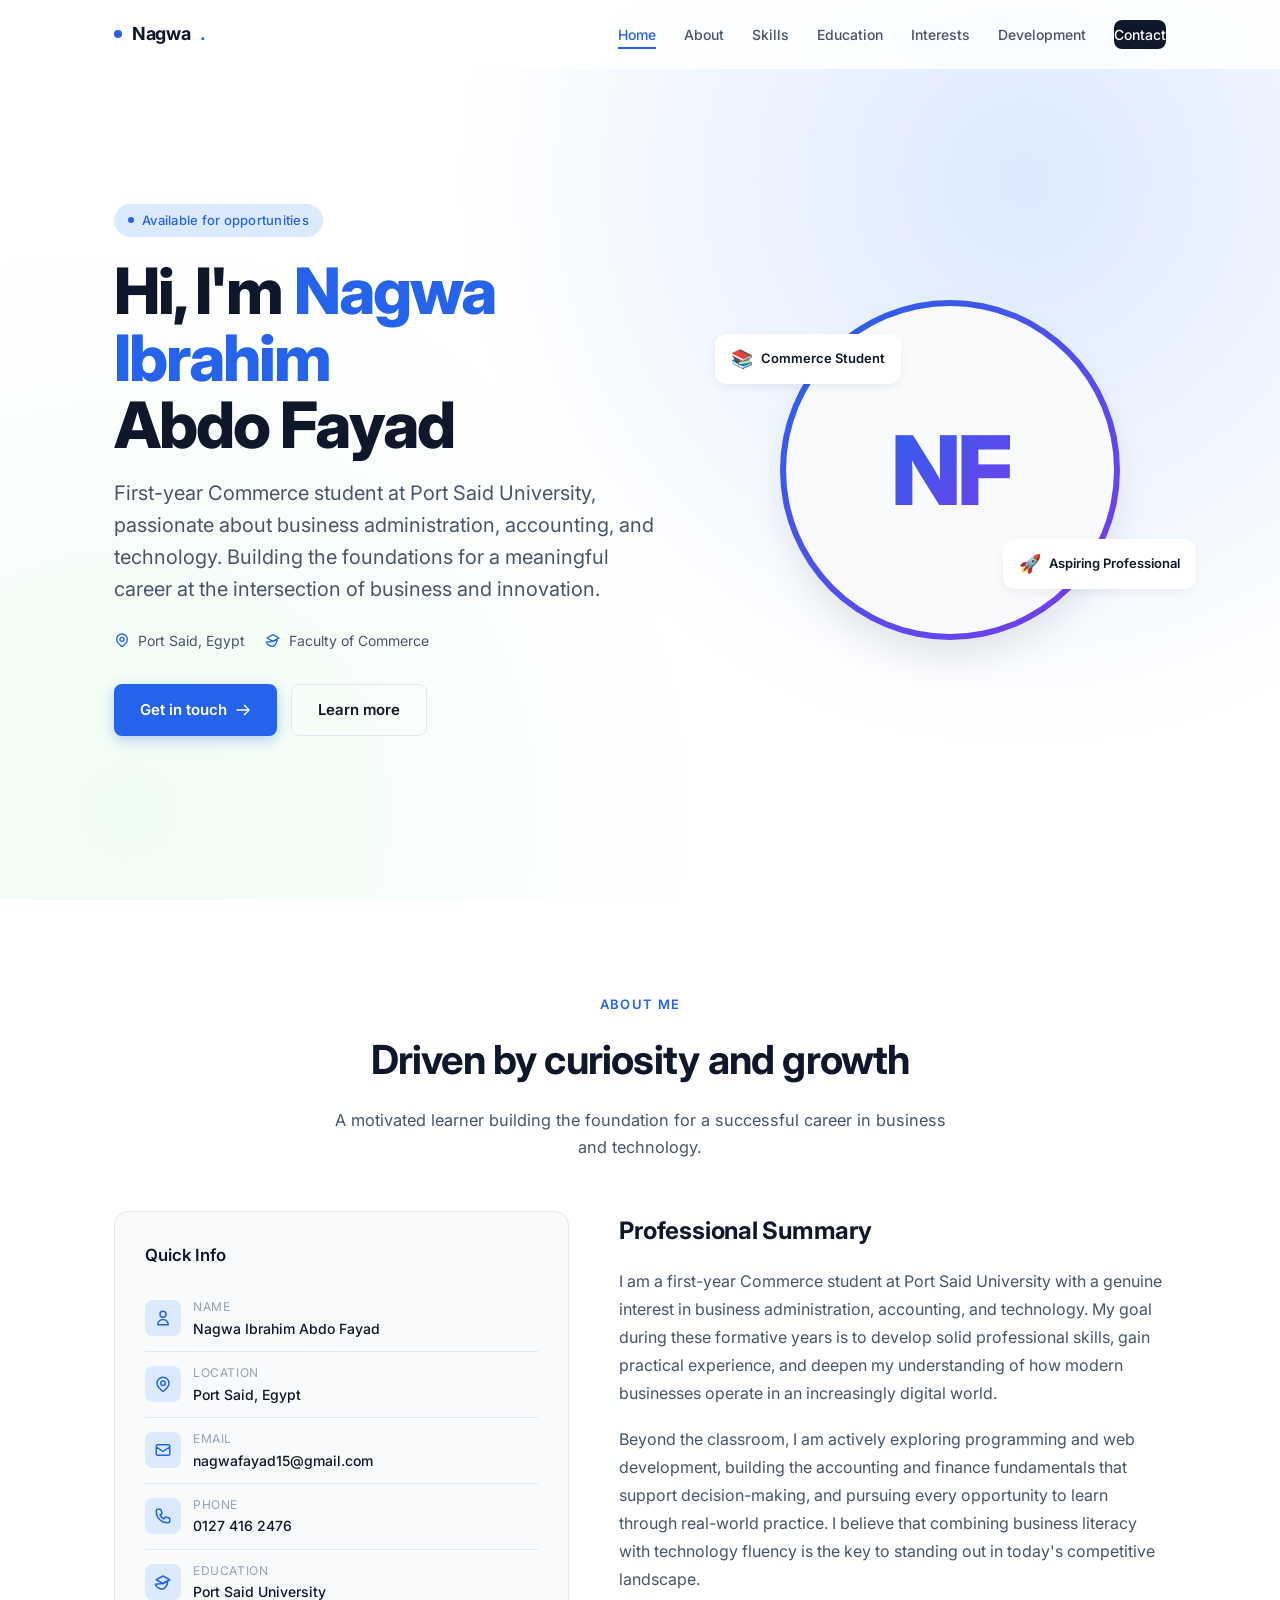
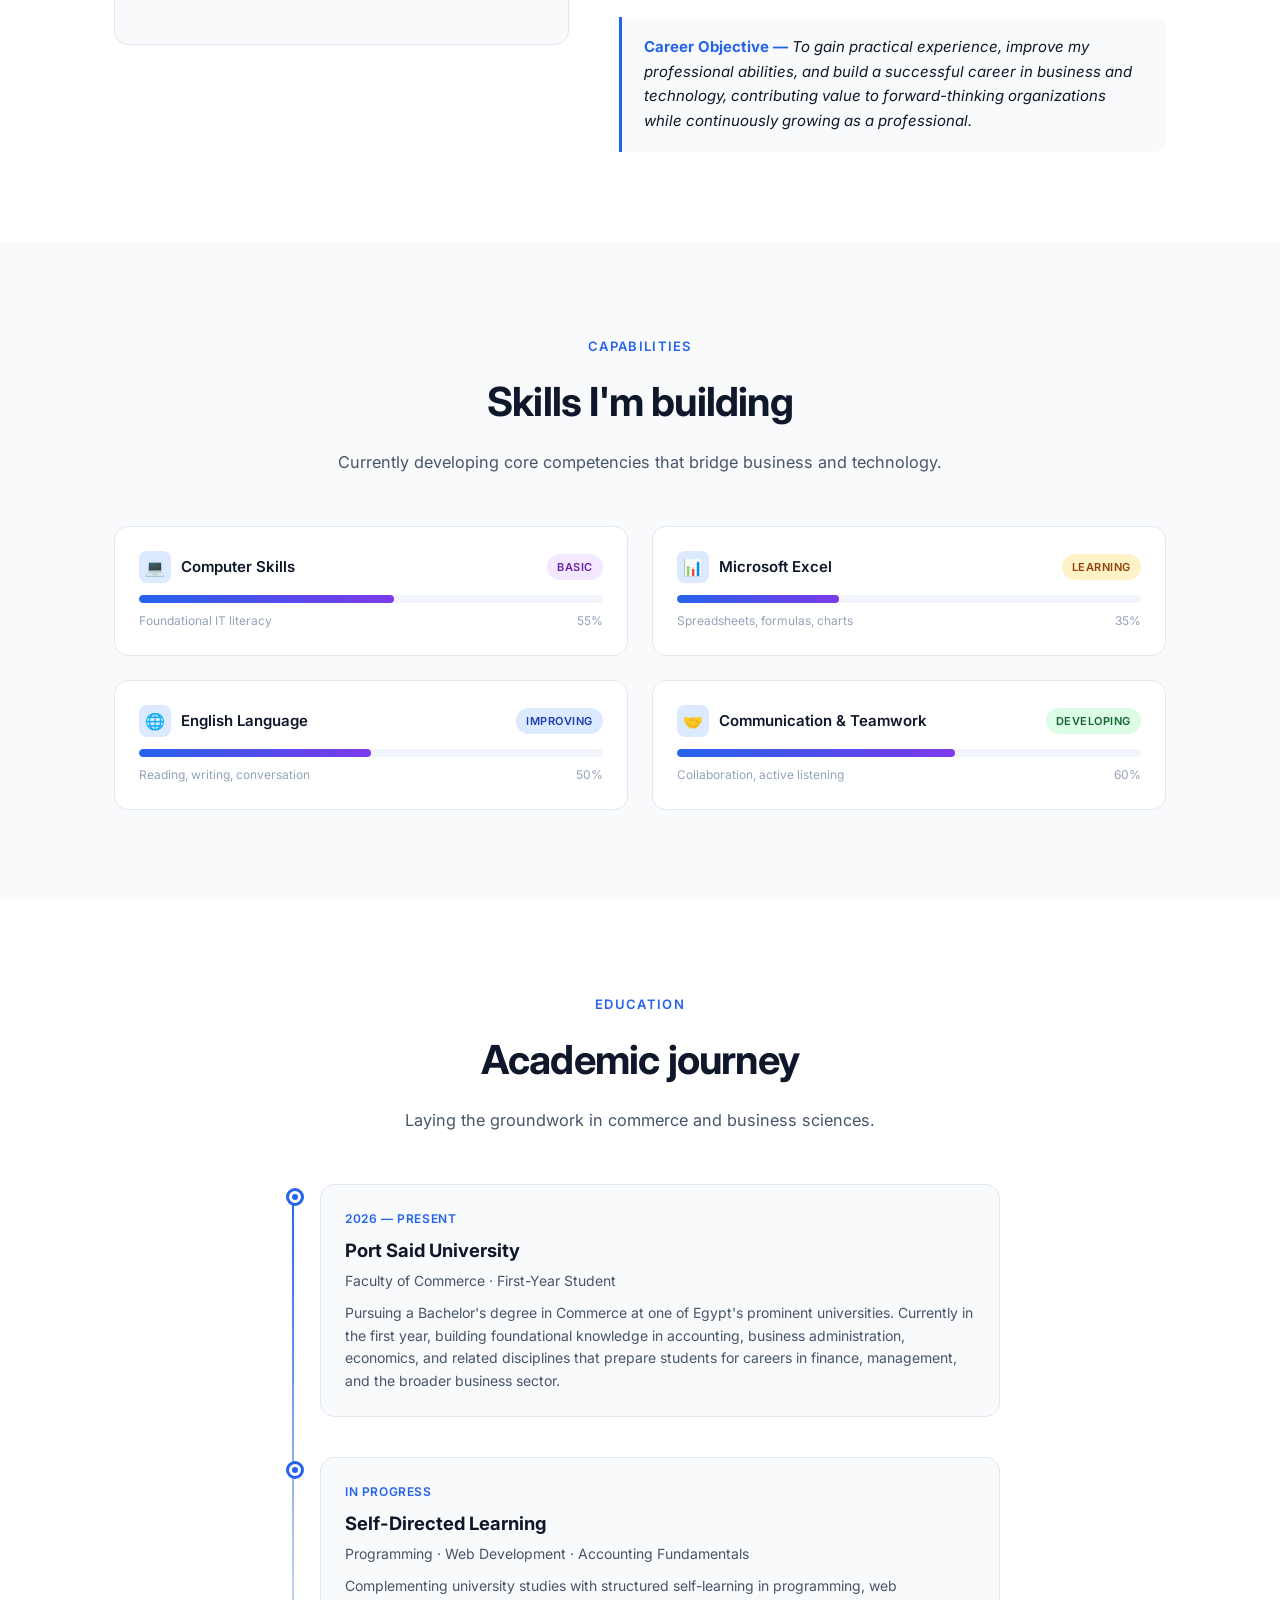
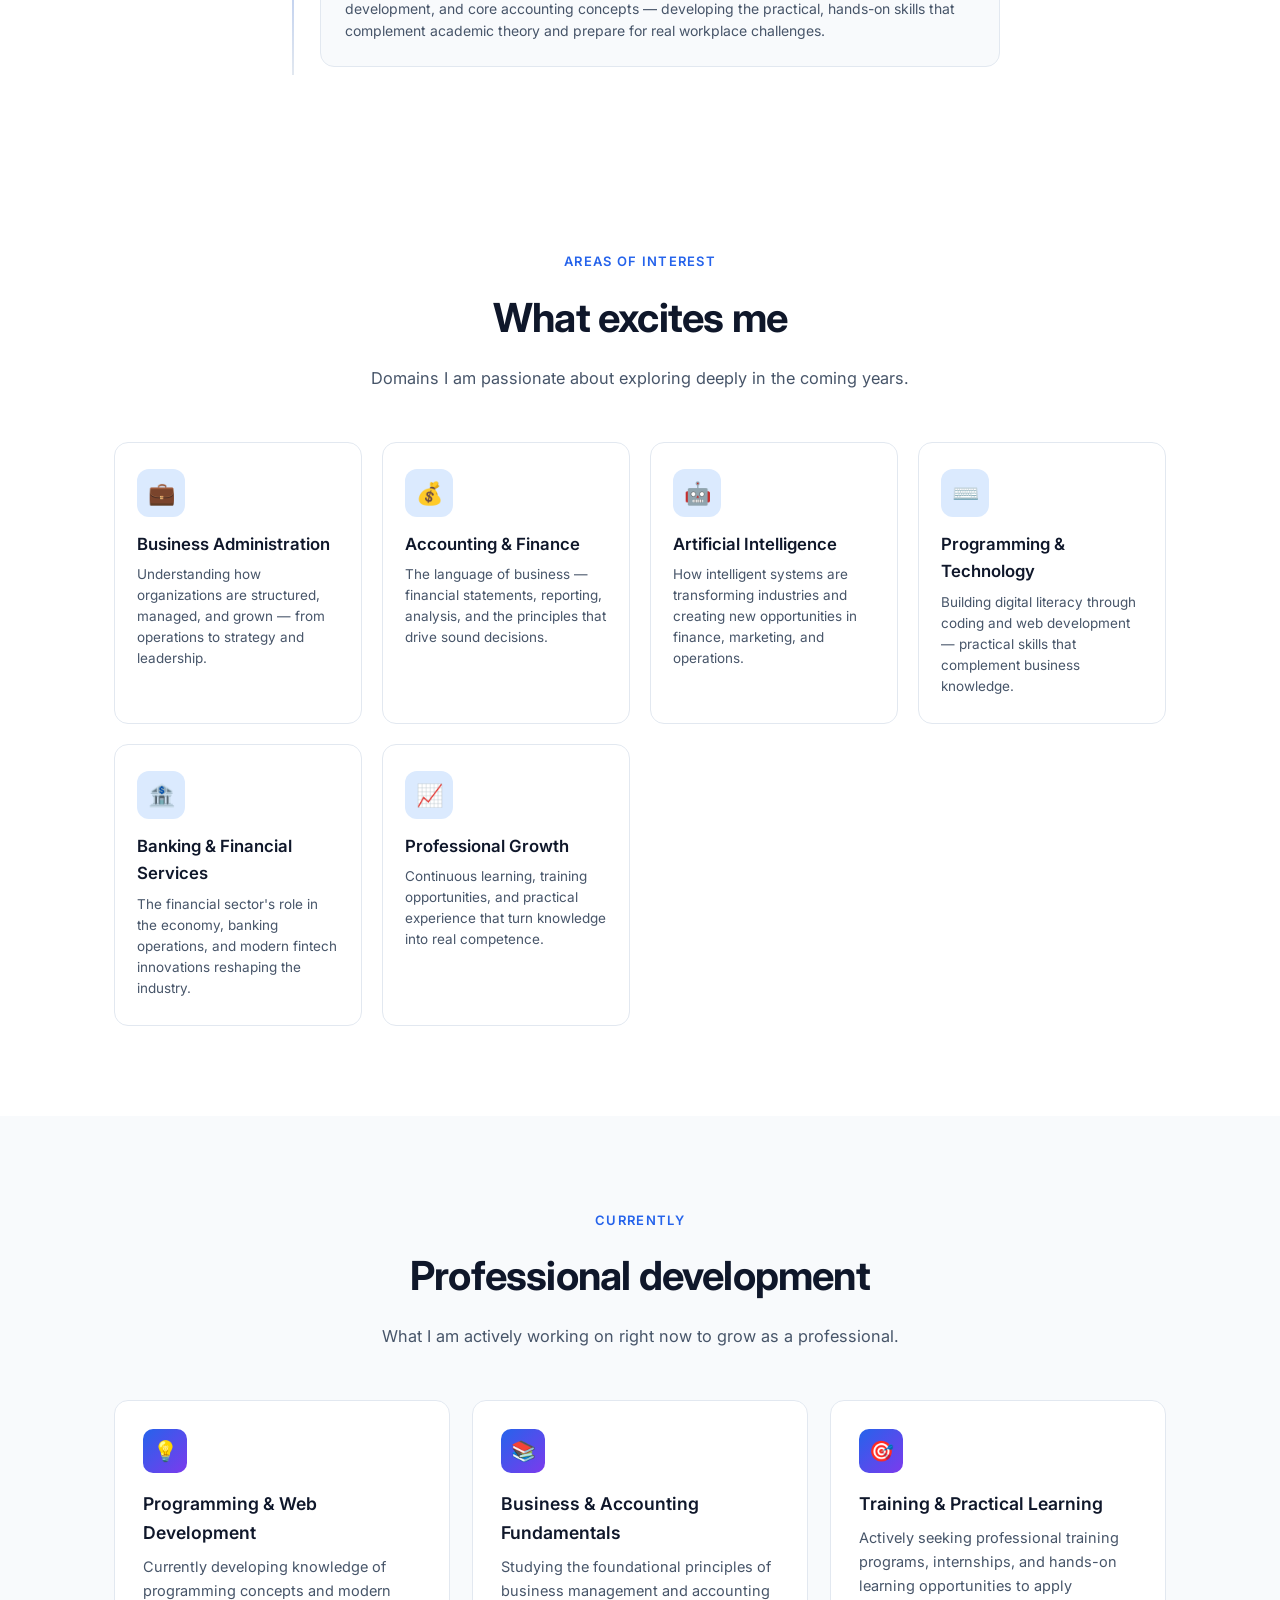
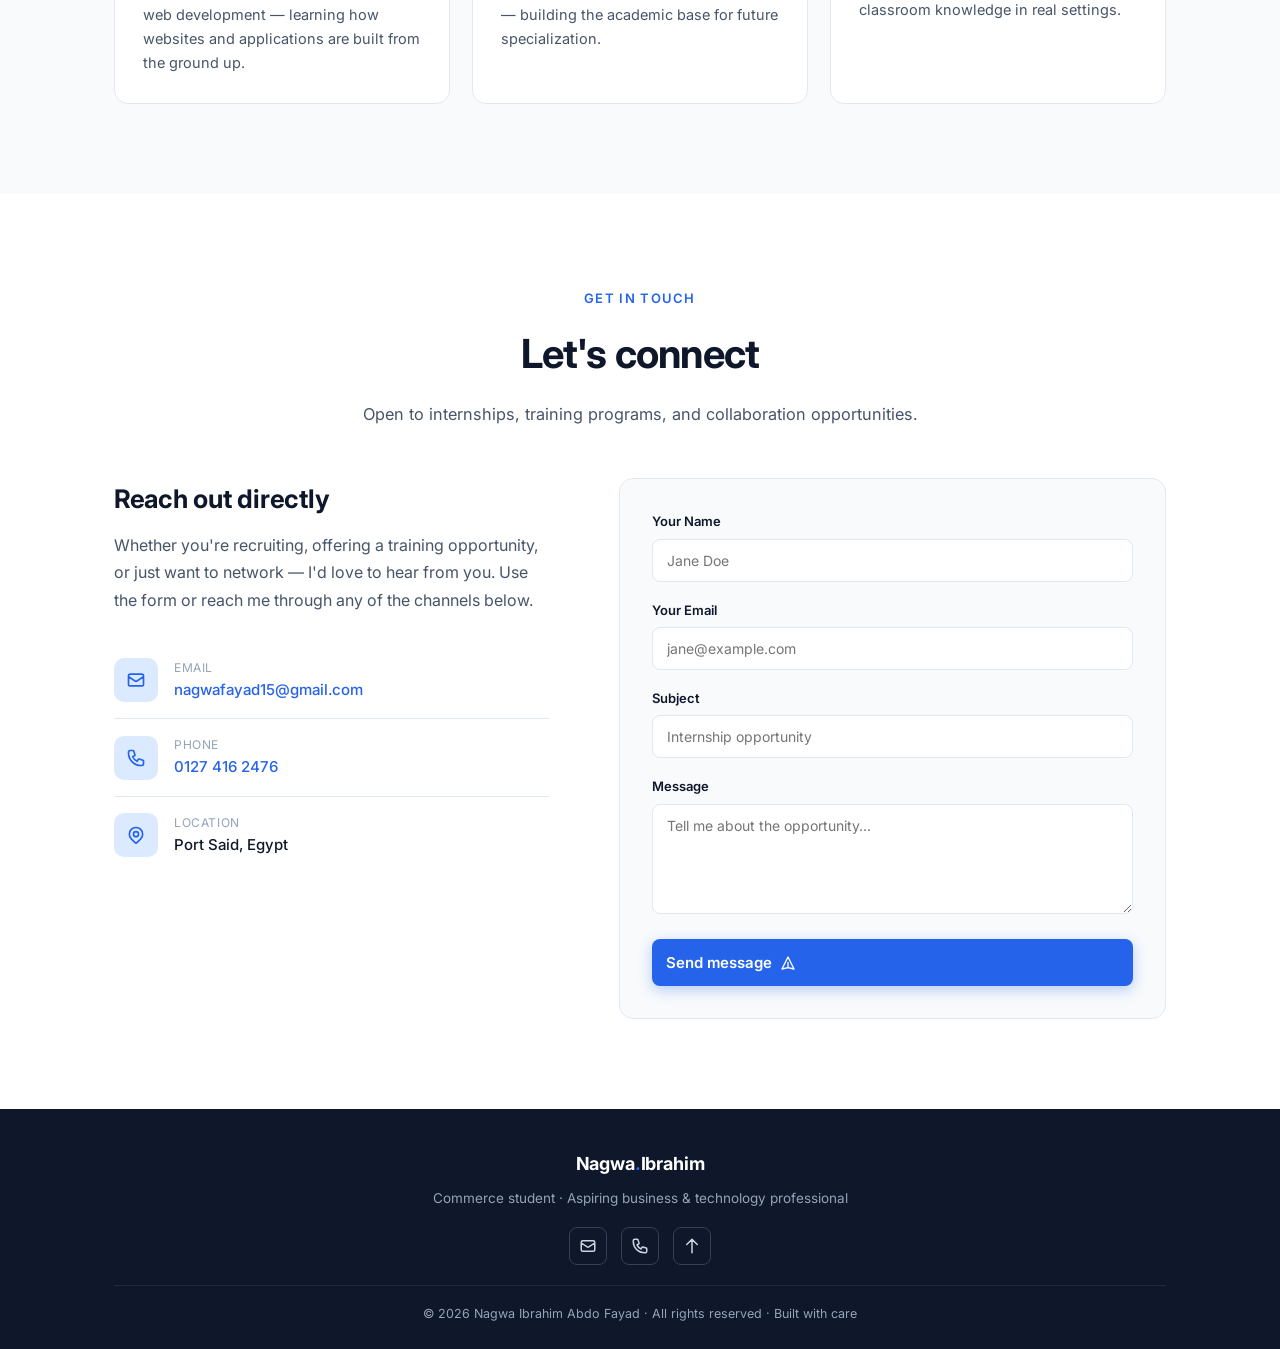
<file: index.html>
<!DOCTYPE html>
<html lang="en">
<head>
<meta charset="UTF-8">
<meta name="viewport" content="width=device-width, initial-scale=1.0">
<meta name="description" content="Nagwa Ibrahim Abdo Fayad - First-year Commerce student at Port Said University. Aspiring business & technology professional.">
<meta name="keywords" content="Nagwa Ibrahim, portfolio, commerce student, Port Said University, business administration, accounting, technology">
<meta name="author" content="Nagwa Ibrahim Abdo Fayad">
<title>Nagwa Ibrahim | Portfolio</title>

<!-- Stylesheet -->
<link rel="stylesheet" href="style.css">

<!-- Google Fonts: Inter -->
<link rel="preconnect" href="https://fonts.googleapis.com">
<link rel="preconnect" href="https://fonts.gstatic.com" crossorigin>
<link href="https://fonts.googleapis.com/css2?family=Inter:wght@400;500;600;700;800&display=swap" rel="stylesheet">
</head>

<body>

<!-- ============================================================
     NAVBAR
     ============================================================ -->
<nav class="navbar" id="navbar">
  <div class="container nav-inner">
    <a href="#home" class="nav-logo">
      <span class="dot"></span>
      Nagwa<span>.</span>
    </a>
    <ul class="nav-links" id="navLinks">
      <li><a href="#home" class="active">Home</a></li>
      <li><a href="#about">About</a></li>
      <li><a href="#skills">Skills</a></li>
      <li><a href="#education">Education</a></li>
      <li><a href="#interests">Interests</a></li>
      <li><a href="#development">Development</a></li>
      <li><a href="#contact" class="nav-cta">Contact</a></li>
    </ul>
    <button class="nav-toggle" id="navToggle" aria-label="Toggle menu">
      <span></span><span></span><span></span>
    </button>
  </div>
</nav>

<!-- ============================================================
     HERO
     ============================================================ -->
<section class="hero" id="home">
  <div class="container hero-inner">
    <div class="hero-text reveal">
      <span class="hero-eyebrow">Available for opportunities</span>
      <h1>Hi, I'm <span class="accent">Nagwa Ibrahim</span><br>Abdo Fayad</h1>
      <p class="hero-tagline">
        First-year Commerce student at Port Said University, passionate about
        business administration, accounting, and technology. Building the
        foundations for a meaningful career at the intersection of business and innovation.
      </p>
      <div class="hero-meta">
        <span>
          <svg fill="none" viewBox="0 0 24 24" stroke="currentColor" stroke-width="2"><path stroke-linecap="round" stroke-linejoin="round" d="M17.657 16.657L13.414 20.9a2 2 0 01-2.828 0l-4.244-4.243a8 8 0 1111.314 0z"/><circle cx="12" cy="11" r="3" stroke-linecap="round" stroke-linejoin="round"/></svg>
          Port Said, Egypt
        </span>
        <span>
          <svg fill="none" viewBox="0 0 24 24" stroke="currentColor" stroke-width="2"><path stroke-linecap="round" stroke-linejoin="round" d="M12 14l9-5-9-5-9 5 9 5z"/><path stroke-linecap="round" stroke-linejoin="round" d="M12 14l6.16-3.422A12.083 12.083 0 0112 21.5c-4.758 0-8.835-2.496-10.16-6.422L12 14z"/></svg>
          Faculty of Commerce
        </span>
      </div>
      <div class="hero-actions">
        <a href="#contact" class="btn btn-primary">
          Get in touch
          <svg width="16" height="16" fill="none" viewBox="0 0 24 24" stroke="currentColor" stroke-width="2"><path stroke-linecap="round" stroke-linejoin="round" d="M14 5l7 7m0 0l-7 7m7-7H3"/></svg>
        </a>
        <a href="#about" class="btn btn-outline">Learn more</a>
      </div>
    </div>

    <div class="hero-visual reveal reveal-delay-2">
      <div class="profile-frame">
        <div class="profile-inner">
          <!--
            ================================================
            HOW TO ADD YOUR PHOTO:
            Replace the line below with an actual <img> tag:
              <img src="profile.jpg" alt="Nagwa Ibrahim">
            Place your photo file in the same folder as index.html
            Recommended: square image, 500x500 px or larger
            ================================================
          -->
          <span class="profile-initials">NF</span>
        </div>
      </div>
      <div class="floating-badge b1"><span class="emoji">📚</span> Commerce Student</div>
      <div class="floating-badge b2"><span class="emoji">🚀</span> Aspiring Professional</div>
    </div>
  </div>
</section>

<!-- ============================================================
     ABOUT
     ============================================================ -->
<section id="about">
  <div class="container">
    <div class="section-head reveal">
      <span class="section-label">About Me</span>
      <h2 class="section-title">Driven by curiosity and growth</h2>
      <p class="section-subtitle">A motivated learner building the foundation for a successful career in business and technology.</p>
    </div>

    <div class="about-grid">
      <div class="about-card reveal">
        <h3>Quick Info</h3>
        <div class="info-row">
          <div class="info-icon">
            <svg fill="none" viewBox="0 0 24 24" stroke="currentColor" stroke-width="2"><path stroke-linecap="round" stroke-linejoin="round" d="M16 7a4 4 0 11-8 0 4 4 0 018 0zM12 14a7 7 0 00-7 7h14a7 7 0 00-7-7z"/></svg>
          </div>
          <div>
            <div class="info-label">Name</div>
            <div class="info-value">Nagwa Ibrahim Abdo Fayad</div>
          </div>
        </div>
        <div class="info-row">
          <div class="info-icon">
            <svg fill="none" viewBox="0 0 24 24" stroke="currentColor" stroke-width="2"><path stroke-linecap="round" stroke-linejoin="round" d="M17.657 16.657L13.414 20.9a2 2 0 01-2.828 0l-4.244-4.243a8 8 0 1111.314 0z"/><circle cx="12" cy="11" r="3" stroke-linecap="round" stroke-linejoin="round"/></svg>
          </div>
          <div>
            <div class="info-label">Location</div>
            <div class="info-value">Port Said, Egypt</div>
          </div>
        </div>
        <div class="info-row">
          <div class="info-icon">
            <svg fill="none" viewBox="0 0 24 24" stroke="currentColor" stroke-width="2"><path stroke-linecap="round" stroke-linejoin="round" d="M3 8l7.89 5.26a2 2 0 002.22 0L21 8M5 19h14a2 2 0 002-2V7a2 2 0 00-2-2H5a2 2 0 00-2 2v10a2 2 0 002 2z"/></svg>
          </div>
          <div>
            <div class="info-label">Email</div>
            <div class="info-value">nagwafayad15@gmail.com</div>
          </div>
        </div>
        <div class="info-row">
          <div class="info-icon">
            <svg fill="none" viewBox="0 0 24 24" stroke="currentColor" stroke-width="2"><path stroke-linecap="round" stroke-linejoin="round" d="M3 5a2 2 0 012-2h3.28a1 1 0 01.948.684l1.498 4.493a1 1 0 01-.502 1.21l-2.257 1.13a11.042 11.042 0 005.516 5.516l1.13-2.257a1 1 0 011.21-.502l4.493 1.498a1 1 0 01.684.949V19a2 2 0 01-2 2h-1C9.716 21 3 14.284 3 6V5z"/></svg>
          </div>
          <div>
            <div class="info-label">Phone</div>
            <div class="info-value">0127 416 2476</div>
          </div>
        </div>
        <div class="info-row">
          <div class="info-icon">
            <svg fill="none" viewBox="0 0 24 24" stroke="currentColor" stroke-width="2"><path stroke-linecap="round" stroke-linejoin="round" d="M12 14l9-5-9-5-9 5 9 5z"/><path stroke-linecap="round" stroke-linejoin="round" d="M12 14l6.16-3.422A12.083 12.083 0 0112 21.5c-4.758 0-8.835-2.496-10.16-6.422L12 14z"/></svg>
          </div>
          <div>
            <div class="info-label">Education</div>
            <div class="info-value">Port Said University</div>
          </div>
        </div>
      </div>

      <div class="about-content reveal reveal-delay-1">
        <h3>Professional Summary</h3>
        <p>
          I am a first-year Commerce student at Port Said University with a genuine interest in
          business administration, accounting, and technology. My goal during these
          formative years is to develop solid professional skills, gain practical
          experience, and deepen my understanding of how modern businesses operate
          in an increasingly digital world.
        </p>
        <p>
          Beyond the classroom, I am actively exploring programming and web
          development, building the accounting and finance fundamentals that
          support decision-making, and pursuing every opportunity to learn
          through real-world practice. I believe that combining business
          literacy with technology fluency is the key to standing out in
          today's competitive landscape.
        </p>

        <div class="quote">
          <strong>Career Objective —</strong> To gain practical experience, improve
          my professional abilities, and build a successful career in business
          and technology, contributing value to forward-thinking organizations
          while continuously growing as a professional.
        </div>
      </div>
    </div>
  </div>
</section>

<!-- ============================================================
     SKILLS
     ============================================================ -->
<section id="skills">
  <div class="container">
    <div class="section-head reveal">
      <span class="section-label">Capabilities</span>
      <h2 class="section-title">Skills I'm building</h2>
      <p class="section-subtitle">Currently developing core competencies that bridge business and technology.</p>
    </div>

    <div class="skills-grid">
      <div class="skill-card reveal">
        <div class="skill-head">
          <div class="skill-name">
            <span class="skill-emoji">💻</span>
            Computer Skills
          </div>
          <span class="skill-status basic">Basic</span>
        </div>
        <div class="skill-bar"><div class="skill-progress" data-progress="55"></div></div>
        <div class="skill-meta"><span>Foundational IT literacy</span><span>55%</span></div>
      </div>

      <div class="skill-card reveal reveal-delay-1">
        <div class="skill-head">
          <div class="skill-name">
            <span class="skill-emoji">📊</span>
            Microsoft Excel
          </div>
          <span class="skill-status learning">Learning</span>
        </div>
        <div class="skill-bar"><div class="skill-progress" data-progress="35"></div></div>
        <div class="skill-meta"><span>Spreadsheets, formulas, charts</span><span>35%</span></div>
      </div>

      <div class="skill-card reveal reveal-delay-2">
        <div class="skill-head">
          <div class="skill-name">
            <span class="skill-emoji">🌐</span>
            English Language
          </div>
          <span class="skill-status improving">Improving</span>
        </div>
        <div class="skill-bar"><div class="skill-progress" data-progress="50"></div></div>
        <div class="skill-meta"><span>Reading, writing, conversation</span><span>50%</span></div>
      </div>

      <div class="skill-card reveal reveal-delay-3">
        <div class="skill-head">
          <div class="skill-name">
            <span class="skill-emoji">🤝</span>
            Communication & Teamwork
          </div>
          <span class="skill-status developing">Developing</span>
        </div>
        <div class="skill-bar"><div class="skill-progress" data-progress="60"></div></div>
        <div class="skill-meta"><span>Collaboration, active listening</span><span>60%</span></div>
      </div>
    </div>
  </div>
</section>

<!-- ============================================================
     EDUCATION
     ============================================================ -->
<section id="education">
  <div class="container">
    <div class="section-head reveal">
      <span class="section-label">Education</span>
      <h2 class="section-title">Academic journey</h2>
      <p class="section-subtitle">Laying the groundwork in commerce and business sciences.</p>
    </div>

    <div class="timeline">
      <div class="timeline-item reveal">
        <div class="timeline-dot"></div>
        <div class="timeline-card">
          <div class="timeline-date">2026 — Present</div>
          <h3>Port Said University</h3>
          <div class="subtitle">Faculty of Commerce · First-Year Student</div>
          <p class="desc">
            Pursuing a Bachelor's degree in Commerce at one of Egypt's prominent
            universities. Currently in the first year, building foundational
            knowledge in accounting, business administration, economics, and
            related disciplines that prepare students for careers in finance,
            management, and the broader business sector.
          </p>
        </div>
      </div>

      <div class="timeline-item reveal reveal-delay-1">
        <div class="timeline-dot"></div>
        <div class="timeline-card">
          <div class="timeline-date">In Progress</div>
          <h3>Self-Directed Learning</h3>
          <div class="subtitle">Programming · Web Development · Accounting Fundamentals</div>
          <p class="desc">
            Complementing university studies with structured self-learning in
            programming, web development, and core accounting concepts —
            developing the practical, hands-on skills that complement academic
            theory and prepare for real workplace challenges.
          </p>
        </div>
      </div>
    </div>
  </div>
</section>

<!-- ============================================================
     INTERESTS
     ============================================================ -->
<section id="interests">
  <div class="container">
    <div class="section-head reveal">
      <span class="section-label">Areas of Interest</span>
      <h2 class="section-title">What excites me</h2>
      <p class="section-subtitle">Domains I am passionate about exploring deeply in the coming years.</p>
    </div>

    <div class="interests-grid">
      <div class="interest-card reveal">
        <div class="interest-icon">💼</div>
        <h3>Business Administration</h3>
        <p>Understanding how organizations are structured, managed, and grown — from operations to strategy and leadership.</p>
      </div>

      <div class="interest-card reveal reveal-delay-1">
        <div class="interest-icon">💰</div>
        <h3>Accounting & Finance</h3>
        <p>The language of business — financial statements, reporting, analysis, and the principles that drive sound decisions.</p>
      </div>

      <div class="interest-card reveal reveal-delay-2">
        <div class="interest-icon">🤖</div>
        <h3>Artificial Intelligence</h3>
        <p>How intelligent systems are transforming industries and creating new opportunities in finance, marketing, and operations.</p>
      </div>

      <div class="interest-card reveal reveal-delay-3">
        <div class="interest-icon">⌨️</div>
        <h3>Programming & Technology</h3>
        <p>Building digital literacy through coding and web development — practical skills that complement business knowledge.</p>
      </div>

      <div class="interest-card reveal">
        <div class="interest-icon">🏦</div>
        <h3>Banking & Financial Services</h3>
        <p>The financial sector's role in the economy, banking operations, and modern fintech innovations reshaping the industry.</p>
      </div>

      <div class="interest-card reveal reveal-delay-1">
        <div class="interest-icon">📈</div>
        <h3>Professional Growth</h3>
        <p>Continuous learning, training opportunities, and practical experience that turn knowledge into real competence.</p>
      </div>
    </div>
  </div>
</section>

<!-- ============================================================
     PROFESSIONAL DEVELOPMENT
     ============================================================ -->
<section id="development">
  <div class="container">
    <div class="section-head reveal">
      <span class="section-label">Currently</span>
      <h2 class="section-title">Professional development</h2>
      <p class="section-subtitle">What I am actively working on right now to grow as a professional.</p>
    </div>

    <div class="dev-grid">
      <div class="dev-card reveal">
        <div class="dev-icon">💡</div>
        <h3>Programming & Web Development</h3>
        <p>Currently developing knowledge of programming concepts and modern web development — learning how websites and applications are built from the ground up.</p>
      </div>

      <div class="dev-card reveal reveal-delay-1">
        <div class="dev-icon">📚</div>
        <h3>Business & Accounting Fundamentals</h3>
        <p>Studying the foundational principles of business management and accounting — building the academic base for future specialization.</p>
      </div>

      <div class="dev-card reveal reveal-delay-2">
        <div class="dev-icon">🎯</div>
        <h3>Training & Practical Learning</h3>
        <p>Actively seeking professional training programs, internships, and hands-on learning opportunities to apply classroom knowledge in real settings.</p>
      </div>
    </div>
  </div>
</section>

<!-- ============================================================
     CONTACT
     ============================================================ -->
<section id="contact">
  <div class="container">
    <div class="section-head reveal">
      <span class="section-label">Get in touch</span>
      <h2 class="section-title">Let's connect</h2>
      <p class="section-subtitle">Open to internships, training programs, and collaboration opportunities.</p>
    </div>

    <div class="contact-wrap">
      <div class="contact-info reveal">
        <h3>Reach out directly</h3>
        <p>Whether you're recruiting, offering a training opportunity, or just want to network — I'd love to hear from you. Use the form or reach me through any of the channels below.</p>

        <div class="contact-item">
          <div class="icon">
            <svg fill="none" viewBox="0 0 24 24" stroke="currentColor" stroke-width="2"><path stroke-linecap="round" stroke-linejoin="round" d="M3 8l7.89 5.26a2 2 0 002.22 0L21 8M5 19h14a2 2 0 002-2V7a2 2 0 00-2-2H5a2 2 0 00-2 2v10a2 2 0 002 2z"/></svg>
          </div>
          <div>
            <div class="label">Email</div>
            <div class="value"><a href="mailto:nagwafayad15@gmail.com">nagwafayad15@gmail.com</a></div>
          </div>
        </div>

        <div class="contact-item">
          <div class="icon">
            <svg fill="none" viewBox="0 0 24 24" stroke="currentColor" stroke-width="2"><path stroke-linecap="round" stroke-linejoin="round" d="M3 5a2 2 0 012-2h3.28a1 1 0 01.948.684l1.498 4.493a1 1 0 01-.502 1.21l-2.257 1.13a11.042 11.042 0 005.516 5.516l1.13-2.257a1 1 0 011.21-.502l4.493 1.498a1 1 0 01.684.949V19a2 2 0 01-2 2h-1C9.716 21 3 14.284 3 6V5z"/></svg>
          </div>
          <div>
            <div class="label">Phone</div>
            <div class="value"><a href="tel:+201274162476">0127 416 2476</a></div>
          </div>
        </div>

        <div class="contact-item">
          <div class="icon">
            <svg fill="none" viewBox="0 0 24 24" stroke="currentColor" stroke-width="2"><path stroke-linecap="round" stroke-linejoin="round" d="M17.657 16.657L13.414 20.9a2 2 0 01-2.828 0l-4.244-4.243a8 8 0 1111.314 0z"/><circle cx="12" cy="11" r="3" stroke-linecap="round" stroke-linejoin="round"/></svg>
          </div>
          <div>
            <div class="label">Location</div>
            <div class="value">Port Said, Egypt</div>
          </div>
        </div>
      </div>

      <form class="contact-form reveal reveal-delay-1" id="contactForm">
        <div class="form-group">
          <label for="name">Your Name</label>
          <input type="text" id="name" name="name" placeholder="Jane Doe" required>
        </div>
        <div class="form-group">
          <label for="email">Your Email</label>
          <input type="email" id="email" name="email" placeholder="jane@example.com" required>
        </div>
        <div class="form-group">
          <label for="subject">Subject</label>
          <input type="text" id="subject" name="subject" placeholder="Internship opportunity">
        </div>
        <div class="form-group">
          <label for="message">Message</label>
          <textarea id="message" name="message" placeholder="Tell me about the opportunity..." required></textarea>
        </div>
        <button type="submit" class="btn btn-primary">
          Send message
          <svg width="16" height="16" fill="none" viewBox="0 0 24 24" stroke="currentColor" stroke-width="2"><path stroke-linecap="round" stroke-linejoin="round" d="M12 19l9 2-9-18-9 18 9-2zm0 0v-8"/></svg>
        </button>
      </form>
    </div>
  </div>
</section>

<!-- ============================================================
     FOOTER
     ============================================================ -->
<footer>
  <div class="container">
    <div class="footer-name">Nagwa<span>.</span>Ibrahim</div>
    <p class="footer-tagline">Commerce student · Aspiring business & technology professional</p>
    <div class="footer-social">
      <a href="mailto:nagwafayad15@gmail.com" aria-label="Email">
        <svg fill="none" viewBox="0 0 24 24" stroke="currentColor" stroke-width="2"><path stroke-linecap="round" stroke-linejoin="round" d="M3 8l7.89 5.26a2 2 0 002.22 0L21 8M5 19h14a2 2 0 002-2V7a2 2 0 00-2-2H5a2 2 0 00-2 2v10a2 2 0 002 2z"/></svg>
      </a>
      <a href="tel:+201274162476" aria-label="Phone">
        <svg fill="none" viewBox="0 0 24 24" stroke="currentColor" stroke-width="2"><path stroke-linecap="round" stroke-linejoin="round" d="M3 5a2 2 0 012-2h3.28a1 1 0 01.948.684l1.498 4.493a1 1 0 01-.502 1.21l-2.257 1.13a11.042 11.042 0 005.516 5.516l1.13-2.257a1 1 0 011.21-.502l4.493 1.498a1 1 0 01.684.949V19a2 2 0 01-2 2h-1C9.716 21 3 14.284 3 6V5z"/></svg>
      </a>
      <a href="#home" aria-label="Top">
        <svg fill="none" viewBox="0 0 24 24" stroke="currentColor" stroke-width="2"><path stroke-linecap="round" stroke-linejoin="round" d="M5 10l7-7m0 0l7 7m-7-7v18"/></svg>
      </a>
    </div>
    <div class="footer-copy">
      &copy; <span id="year"></span> Nagwa Ibrahim Abdo Fayad · All rights reserved · Built with care
    </div>
  </div>
</footer>

<!-- Scroll to top -->
<button class="scroll-top" id="scrollTop" aria-label="Scroll to top">
  <svg fill="none" viewBox="0 0 24 24" stroke="currentColor" stroke-width="2"><path stroke-linecap="round" stroke-linejoin="round" d="M5 10l7-7m0 0l7 7m-7-7v18"/></svg>
</button>

<!-- JavaScript -->
<script src="script.js"></script>

</body>
</html>
</file>
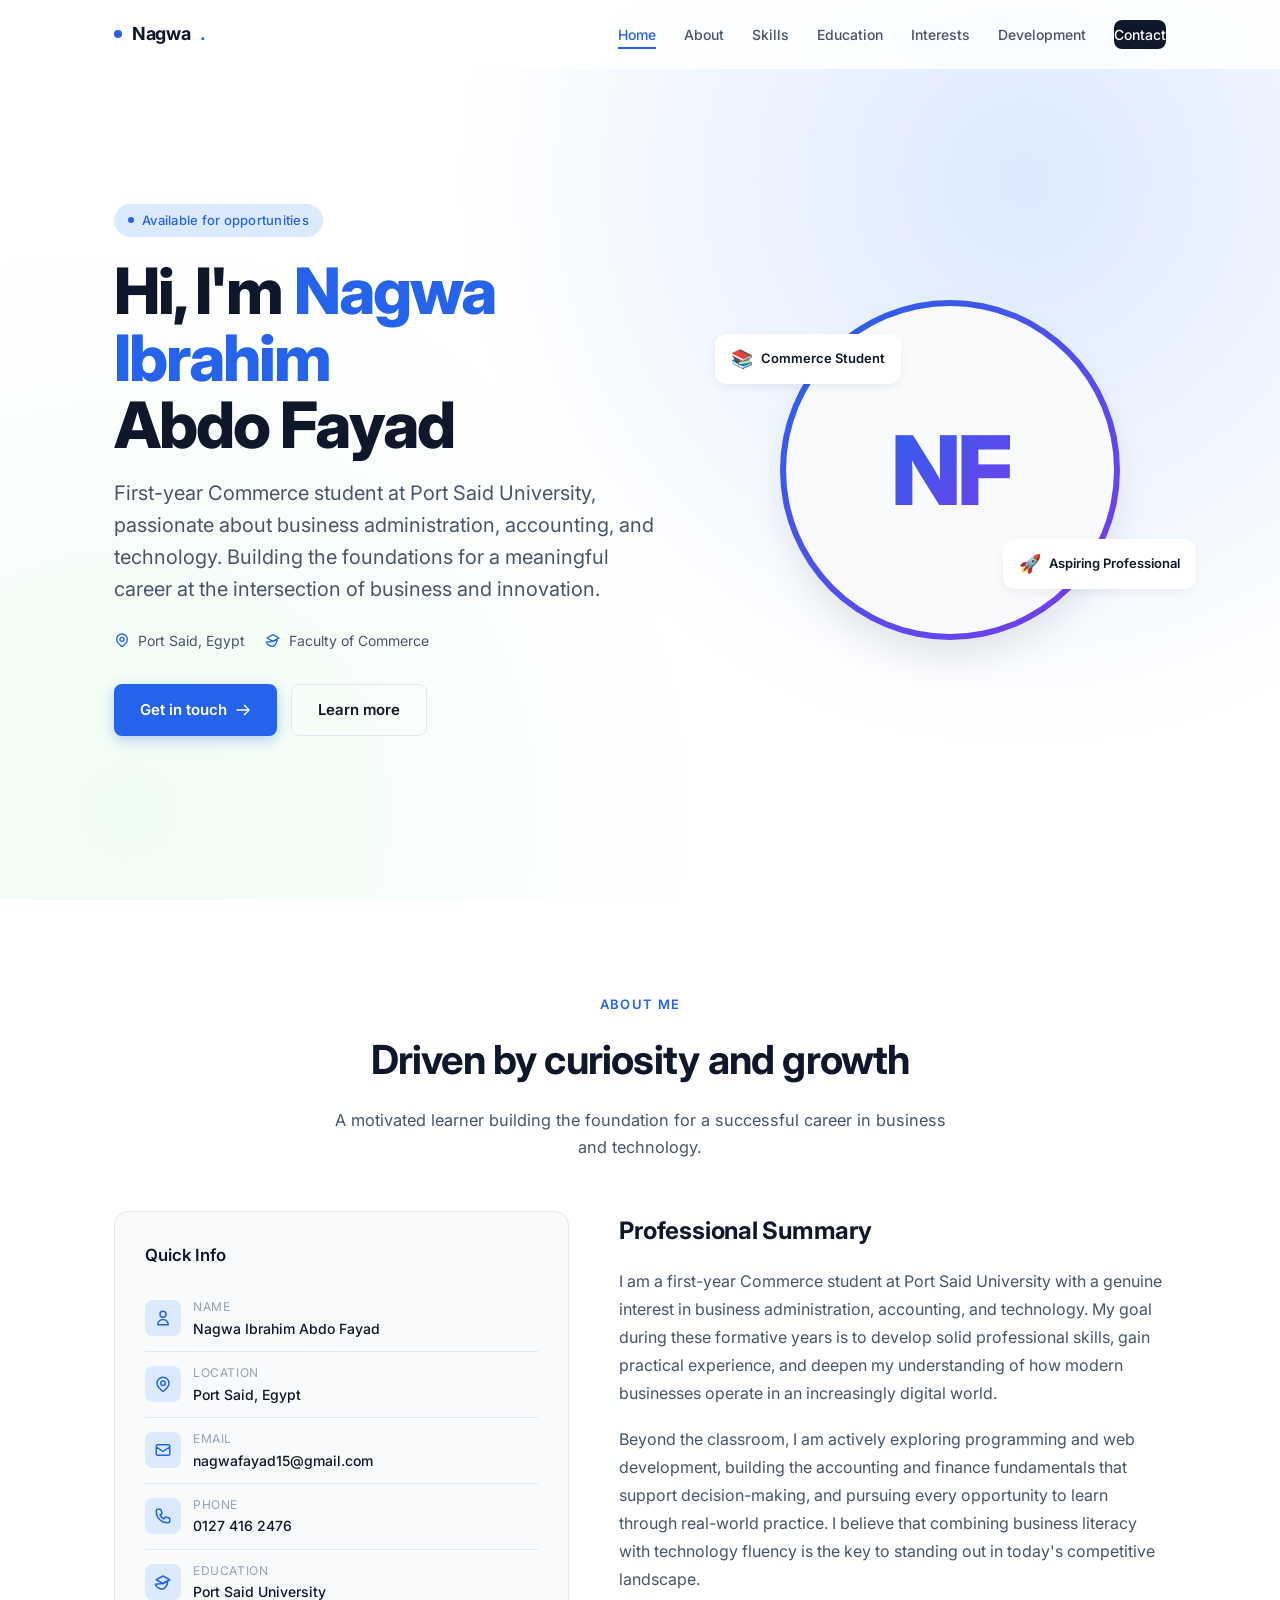
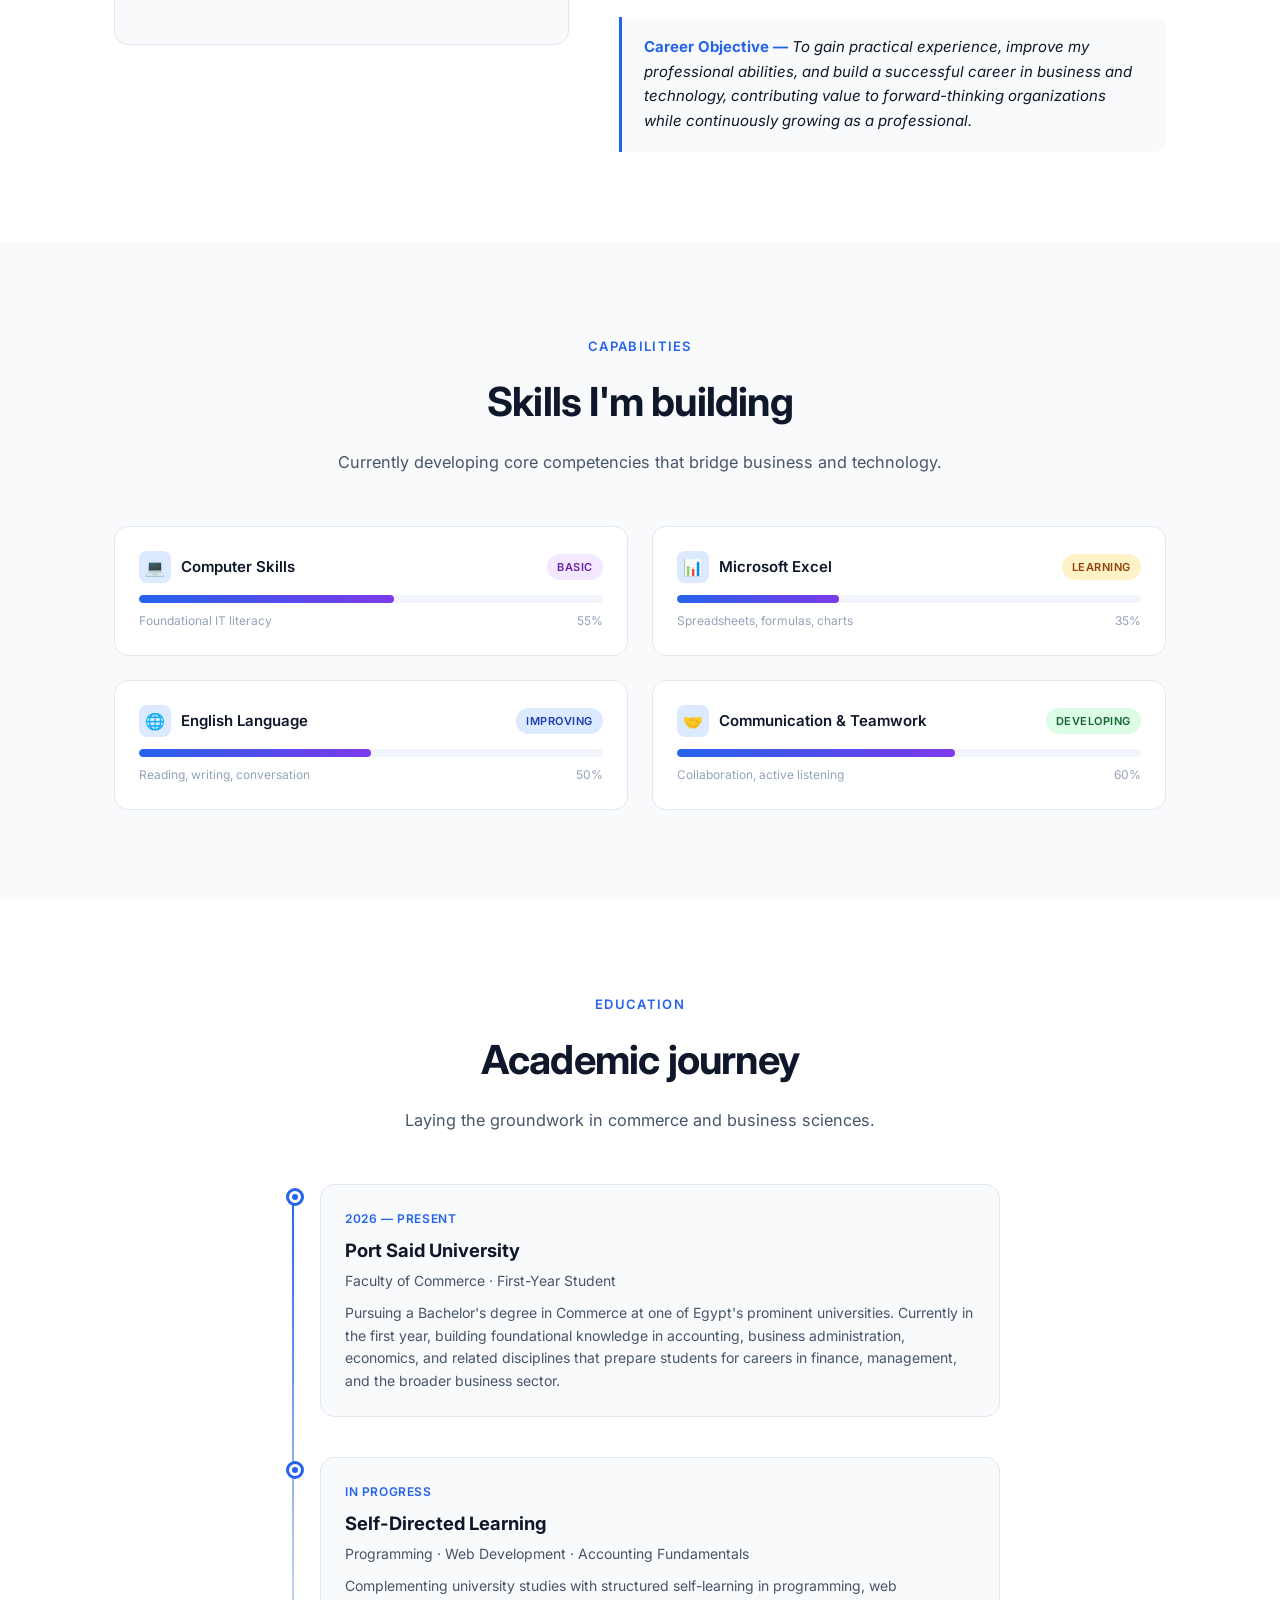
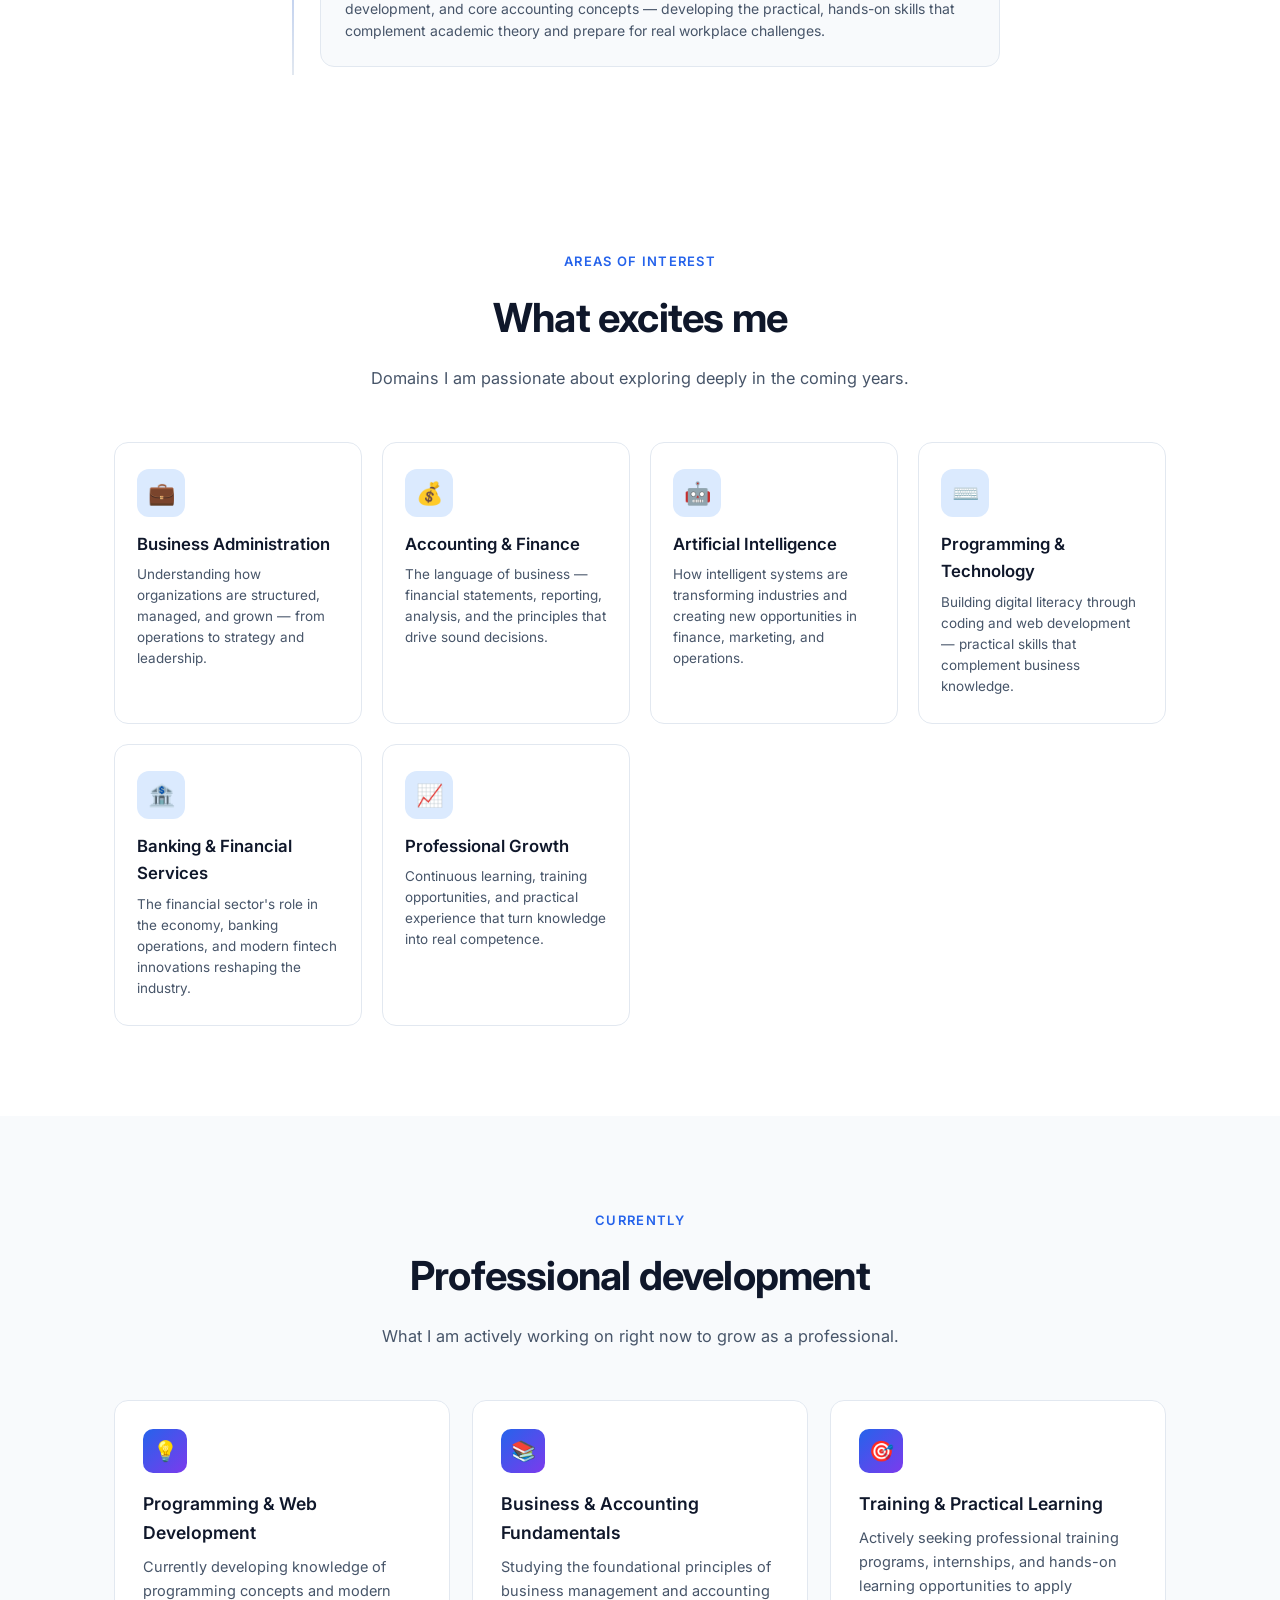
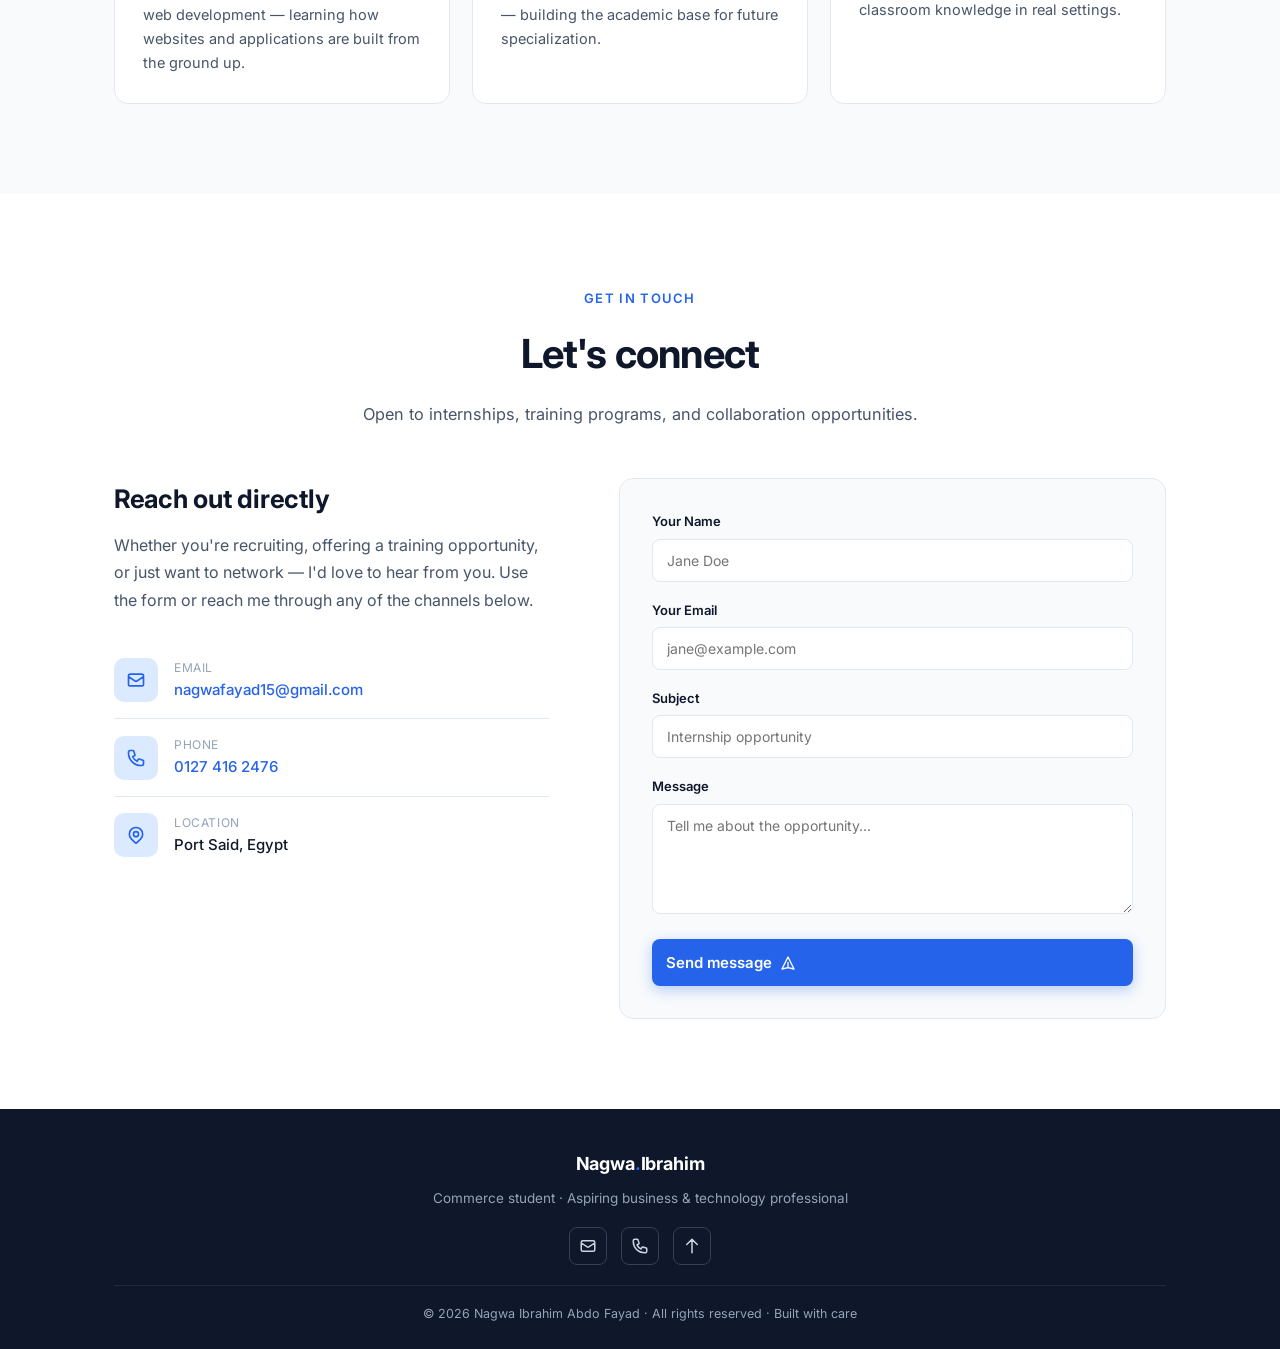
<file: index (1).html>
<!DOCTYPE html>
<html lang="en">
<head>
<meta charset="UTF-8">
<meta name="viewport" content="width=device-width, initial-scale=1.0">
<meta name="description" content="Nagwa Ibrahim Abdo Fayad - First-year Commerce student at Port Said University. Aspiring business & technology professional.">
<meta name="keywords" content="Nagwa Ibrahim, portfolio, commerce student, Port Said University, business administration, accounting, technology">
<meta name="author" content="Nagwa Ibrahim Abdo Fayad">
<title>Nagwa Ibrahim | Portfolio</title>

<!-- ============================================================
     STYLES (CSS embedded inline)
     ============================================================ -->
<style>
/* ---------- Reset & Base ---------- */
*, *::before, *::after { box-sizing: border-box; margin: 0; padding: 0; }

:root {
  --bg: #ffffff;
  --bg-soft: #f8fafc;
  --bg-muted: #f1f5f9;
  --text: #0f172a;
  --text-soft: #475569;
  --text-muted: #94a3b8;
  --border: #e2e8f0;
  --accent: #2563eb;
  --accent-dark: #1d4ed8;
  --accent-light: #dbeafe;
  --success: #10b981;
  --warning: #f59e0b;
  --shadow-sm: 0 1px 2px 0 rgba(15,23,42,0.04);
  --shadow: 0 4px 12px -2px rgba(15,23,42,0.08);
  --shadow-lg: 0 20px 40px -8px rgba(15,23,42,0.12);
  --radius: 14px;
  --radius-sm: 8px;
  --transition: 0.3s cubic-bezier(0.4, 0, 0.2, 1);
  --max-width: 1100px;
  --font: 'Inter', -apple-system, BlinkMacSystemFont, 'Segoe UI', Roboto, Helvetica, Arial, sans-serif;
}

html { scroll-behavior: smooth; scroll-padding-top: 80px; }

body {
  font-family: var(--font);
  background: var(--bg);
  color: var(--text);
  line-height: 1.65;
  font-size: 16px;
  -webkit-font-smoothing: antialiased;
  -moz-osx-font-smoothing: grayscale;
  overflow-x: hidden;
}

img { max-width: 100%; display: block; }
a { color: var(--accent); text-decoration: none; transition: color var(--transition); }
a:hover { color: var(--accent-dark); }
ul { list-style: none; }

/* ---------- Container ---------- */
.container {
  width: 100%;
  max-width: var(--max-width);
  margin: 0 auto;
  padding: 0 24px;
}

/* ---------- Navbar ---------- */
.navbar {
  position: fixed;
  top: 0;
  left: 0;
  width: 100%;
  background: rgba(255, 255, 255, 0.85);
  backdrop-filter: saturate(180%) blur(12px);
  -webkit-backdrop-filter: saturate(180%) blur(12px);
  border-bottom: 1px solid transparent;
  z-index: 1000;
  transition: var(--transition);
}
.navbar.scrolled {
  border-bottom-color: var(--border);
  box-shadow: var(--shadow-sm);
}
.nav-inner {
  display: flex;
  align-items: center;
  justify-content: space-between;
  height: 68px;
}
.nav-logo {
  font-weight: 700;
  font-size: 18px;
  color: var(--text);
  letter-spacing: -0.02em;
  display: flex;
  align-items: center;
  gap: 10px;
}
.nav-logo .dot {
  width: 8px; height: 8px;
  background: var(--accent);
  border-radius: 50%;
  display: inline-block;
}
.nav-logo span { color: var(--accent); }
.nav-links {
  display: flex;
  gap: 28px;
  align-items: center;
}
.nav-links a {
  color: var(--text-soft);
  font-size: 14px;
  font-weight: 500;
  position: relative;
  padding: 6px 0;
}
.nav-links a::after {
  content: '';
  position: absolute;
  bottom: 0; left: 0;
  width: 0; height: 2px;
  background: var(--accent);
  transition: width var(--transition);
}
.nav-links a:hover { color: var(--text); }
.nav-links a:hover::after,
.nav-links a.active::after { width: 100%; }
.nav-links a.active { color: var(--accent); }

.nav-cta {
  background: var(--text);
  color: #fff !important;
  padding: 9px 18px;
  border-radius: var(--radius-sm);
  font-size: 14px;
  font-weight: 500;
  transition: var(--transition);
}
.nav-cta:hover { background: var(--accent); transform: translateY(-1px); }
.nav-cta::after { display: none !important; }

.nav-toggle {
  display: none;
  background: none;
  border: none;
  cursor: pointer;
  padding: 8px;
  flex-direction: column;
  gap: 5px;
}
.nav-toggle span {
  width: 24px; height: 2px;
  background: var(--text);
  transition: var(--transition);
  border-radius: 2px;
}
.nav-toggle.open span:nth-child(1) { transform: translateY(7px) rotate(45deg); }
.nav-toggle.open span:nth-child(2) { opacity: 0; }
.nav-toggle.open span:nth-child(3) { transform: translateY(-7px) rotate(-45deg); }

/* ---------- Hero ---------- */
.hero {
  min-height: 100vh;
  display: flex;
  align-items: center;
  padding: 120px 0 80px;
  position: relative;
  background:
    radial-gradient(circle at 80% 20%, var(--accent-light) 0%, transparent 45%),
    radial-gradient(circle at 10% 90%, #f0fdf4 0%, transparent 40%);
}
.hero-inner {
  display: grid;
  grid-template-columns: 1.3fr 1fr;
  gap: 60px;
  align-items: center;
}
.hero-eyebrow {
  display: inline-flex;
  align-items: center;
  gap: 8px;
  font-size: 13px;
  font-weight: 500;
  color: var(--accent);
  background: var(--accent-light);
  padding: 6px 14px;
  border-radius: 999px;
  margin-bottom: 20px;
  letter-spacing: 0.02em;
}
.hero-eyebrow::before {
  content: '';
  width: 6px; height: 6px;
  background: var(--accent);
  border-radius: 50%;
  animation: pulse 2s infinite;
}
@keyframes pulse {
  0%, 100% { opacity: 1; transform: scale(1); }
  50% { opacity: 0.5; transform: scale(1.4); }
}
.hero h1 {
  font-size: clamp(2.5rem, 5vw, 4rem);
  font-weight: 800;
  line-height: 1.05;
  letter-spacing: -0.03em;
  margin-bottom: 18px;
}
.hero h1 .accent { color: var(--accent); }
.hero-tagline {
  font-size: clamp(1.05rem, 2vw, 1.25rem);
  color: var(--text-soft);
  margin-bottom: 24px;
  max-width: 540px;
  line-height: 1.6;
}
.hero-meta {
  display: flex;
  flex-wrap: wrap;
  gap: 20px;
  margin-bottom: 32px;
  color: var(--text-soft);
  font-size: 14px;
}
.hero-meta span {
  display: inline-flex;
  align-items: center;
  gap: 8px;
}
.hero-meta svg { width: 16px; height: 16px; color: var(--accent); }
.hero-actions {
  display: flex;
  gap: 14px;
  flex-wrap: wrap;
}
.btn {
  display: inline-flex;
  align-items: center;
  gap: 8px;
  padding: 13px 26px;
  border-radius: var(--radius-sm);
  font-size: 15px;
  font-weight: 600;
  cursor: pointer;
  transition: var(--transition);
  border: none;
  font-family: var(--font);
}
.btn-primary {
  background: var(--accent);
  color: #fff;
  box-shadow: 0 4px 14px rgba(37, 99, 235, 0.3);
}
.btn-primary:hover {
  background: var(--accent-dark);
  color: #fff;
  transform: translateY(-2px);
  box-shadow: 0 6px 20px rgba(37, 99, 235, 0.4);
}
.btn-outline {
  background: transparent;
  color: var(--text);
  border: 1.5px solid var(--border);
}
.btn-outline:hover {
  border-color: var(--accent);
  color: var(--accent);
  transform: translateY(-2px);
}

/* Hero Visual */
.hero-visual {
  position: relative;
  display: flex;
  justify-content: center;
}
.profile-frame {
  position: relative;
  width: 340px;
  height: 340px;
  border-radius: 50%;
  background: linear-gradient(135deg, var(--accent) 0%, #7c3aed 100%);
  padding: 6px;
  box-shadow: var(--shadow-lg);
  animation: float 6s ease-in-out infinite;
}
@keyframes float {
  0%, 100% { transform: translateY(0); }
  50% { transform: translateY(-12px); }
}
.profile-inner {
  width: 100%;
  height: 100%;
  border-radius: 50%;
  background: var(--bg-soft);
  display: flex;
  align-items: center;
  justify-content: center;
  overflow: hidden;
  position: relative;
}
.profile-inner img {
  width: 100%; height: 100%; object-fit: cover;
}
.profile-initials {
  font-size: 6rem;
  font-weight: 800;
  letter-spacing: -0.04em;
  background: linear-gradient(135deg, var(--accent) 0%, #7c3aed 100%);
  -webkit-background-clip: text;
  background-clip: text;
  color: transparent;
}
.floating-badge {
  position: absolute;
  background: #fff;
  padding: 10px 16px;
  border-radius: 12px;
  font-size: 13px;
  font-weight: 600;
  color: var(--text);
  box-shadow: var(--shadow);
  display: flex;
  align-items: center;
  gap: 8px;
  white-space: nowrap;
}
.floating-badge.b1 { top: 10%; left: -20px; }
.floating-badge.b2 { bottom: 15%; right: -30px; }
.floating-badge .emoji { font-size: 18px; }

/* ---------- Sections ---------- */
section { padding: 90px 0; }
.section-head { margin-bottom: 50px; text-align: center; }
.section-label {
  font-size: 13px;
  font-weight: 600;
  color: var(--accent);
  text-transform: uppercase;
  letter-spacing: 0.1em;
  margin-bottom: 12px;
  display: inline-block;
}
.section-title {
  font-size: clamp(1.8rem, 3.5vw, 2.5rem);
  font-weight: 700;
  letter-spacing: -0.02em;
  margin-bottom: 14px;
}
.section-subtitle {
  color: var(--text-soft);
  max-width: 620px;
  margin: 0 auto;
  font-size: 1.02rem;
}

/* ---------- About ---------- */
.about-grid {
  display: grid;
  grid-template-columns: 1fr 1.2fr;
  gap: 50px;
  align-items: start;
}
.about-card {
  background: var(--bg-soft);
  border: 1px solid var(--border);
  border-radius: var(--radius);
  padding: 30px;
  position: sticky;
  top: 100px;
}
.about-card h3 {
  font-size: 1.05rem;
  font-weight: 600;
  margin-bottom: 16px;
  color: var(--text);
}
.about-card .info-row {
  display: flex;
  align-items: center;
  gap: 12px;
  padding: 11px 0;
  border-bottom: 1px solid var(--border);
}
.about-card .info-row:last-child { border-bottom: none; }
.about-card .info-icon {
  width: 36px; height: 36px;
  background: var(--accent-light);
  color: var(--accent);
  border-radius: 8px;
  display: flex;
  align-items: center;
  justify-content: center;
  flex-shrink: 0;
}
.about-card .info-icon svg { width: 18px; height: 18px; }
.about-card .info-label {
  font-size: 12px;
  color: var(--text-muted);
  text-transform: uppercase;
  letter-spacing: 0.05em;
}
.about-card .info-value {
  font-size: 14px;
  color: var(--text);
  font-weight: 500;
}
.about-content h3 {
  font-size: 1.5rem;
  font-weight: 700;
  margin-bottom: 16px;
  letter-spacing: -0.01em;
}
.about-content p {
  color: var(--text-soft);
  margin-bottom: 18px;
  line-height: 1.75;
}
.about-content .quote {
  border-left: 3px solid var(--accent);
  background: var(--bg-soft);
  padding: 18px 22px;
  border-radius: 0 12px 12px 0;
  font-style: italic;
  color: var(--text);
  margin-top: 24px;
  font-size: 15px;
}
.about-content .quote strong { color: var(--accent); font-style: normal; }

/* ---------- Skills ---------- */
#skills { background: var(--bg-soft); }
.skills-grid {
  display: grid;
  grid-template-columns: repeat(2, 1fr);
  gap: 24px;
}
.skill-card {
  background: #fff;
  border: 1px solid var(--border);
  border-radius: var(--radius);
  padding: 24px;
  transition: var(--transition);
}
.skill-card:hover {
  transform: translateY(-4px);
  box-shadow: var(--shadow);
  border-color: var(--accent-light);
}
.skill-head {
  display: flex;
  justify-content: space-between;
  align-items: center;
  margin-bottom: 12px;
}
.skill-name {
  font-weight: 600;
  font-size: 15px;
  display: flex;
  align-items: center;
  gap: 10px;
}
.skill-name .skill-emoji {
  width: 32px; height: 32px;
  background: var(--accent-light);
  border-radius: 8px;
  display: flex;
  align-items: center;
  justify-content: center;
  font-size: 16px;
}
.skill-status {
  font-size: 11px;
  font-weight: 600;
  padding: 4px 10px;
  border-radius: 999px;
  text-transform: uppercase;
  letter-spacing: 0.05em;
}
.skill-status.learning { background: #fef3c7; color: #92400e; }
.skill-status.improving { background: #dbeafe; color: #1e40af; }
.skill-status.developing { background: #dcfce7; color: #166534; }
.skill-status.basic { background: #f3e8ff; color: #6b21a8; }
.skill-bar {
  height: 8px;
  background: var(--bg-muted);
  border-radius: 999px;
  overflow: hidden;
  margin-bottom: 8px;
}
.skill-progress {
  height: 100%;
  background: linear-gradient(90deg, var(--accent) 0%, #7c3aed 100%);
  border-radius: 999px;
  width: 0;
  transition: width 1.2s cubic-bezier(0.4, 0, 0.2, 1);
}
.skill-meta {
  display: flex;
  justify-content: space-between;
  font-size: 12px;
  color: var(--text-muted);
}

/* ---------- Education ---------- */
.timeline {
  position: relative;
  max-width: 720px;
  margin: 0 auto;
  padding-left: 40px;
}
.timeline::before {
  content: '';
  position: absolute;
  left: 12px; top: 8px;
  width: 2px; height: 100%;
  background: linear-gradient(var(--accent), var(--border));
}
.timeline-item {
  position: relative;
  padding-bottom: 40px;
}
.timeline-item:last-child { padding-bottom: 0; }
.timeline-dot {
  position: absolute;
  left: -34px; top: 4px;
  width: 18px; height: 18px;
  background: #fff;
  border: 3px solid var(--accent);
  border-radius: 50%;
  z-index: 1;
}
.timeline-dot::after {
  content: '';
  position: absolute;
  inset: 3px;
  background: var(--accent);
  border-radius: 50%;
}
.timeline-card {
  background: var(--bg-soft);
  border: 1px solid var(--border);
  border-radius: var(--radius);
  padding: 24px;
  transition: var(--transition);
}
.timeline-card:hover {
  box-shadow: var(--shadow);
  transform: translateX(4px);
}
.timeline-date {
  font-size: 12px;
  color: var(--accent);
  font-weight: 600;
  text-transform: uppercase;
  letter-spacing: 0.05em;
  margin-bottom: 6px;
}
.timeline-card h3 {
  font-size: 1.15rem;
  font-weight: 700;
  margin-bottom: 4px;
}
.timeline-card .subtitle {
  color: var(--text-soft);
  font-size: 14px;
  margin-bottom: 10px;
}
.timeline-card .desc {
  color: var(--text-soft);
  font-size: 14px;
  line-height: 1.6;
}

/* ---------- Interests ---------- */
.interests-grid {
  display: grid;
  grid-template-columns: repeat(auto-fit, minmax(220px, 1fr));
  gap: 20px;
}
.interest-card {
  background: #fff;
  border: 1px solid var(--border);
  border-radius: var(--radius);
  padding: 26px 22px;
  transition: var(--transition);
  position: relative;
  overflow: hidden;
}
.interest-card::before {
  content: '';
  position: absolute;
  top: 0; left: 0;
  width: 100%; height: 3px;
  background: linear-gradient(90deg, var(--accent), #7c3aed);
  transform: scaleX(0);
  transform-origin: left;
  transition: transform var(--transition);
}
.interest-card:hover::before { transform: scaleX(1); }
.interest-card:hover {
  transform: translateY(-4px);
  box-shadow: var(--shadow);
}
.interest-icon {
  width: 48px; height: 48px;
  border-radius: 12px;
  background: var(--accent-light);
  color: var(--accent);
  display: flex;
  align-items: center;
  justify-content: center;
  font-size: 22px;
  margin-bottom: 14px;
}
.interest-card h3 {
  font-size: 1.05rem;
  font-weight: 600;
  margin-bottom: 6px;
}
.interest-card p {
  font-size: 13.5px;
  color: var(--text-soft);
  line-height: 1.55;
}

/* ---------- Development ---------- */
#development { background: var(--bg-soft); }
.dev-grid {
  display: grid;
  grid-template-columns: repeat(auto-fit, minmax(280px, 1fr));
  gap: 22px;
}
.dev-card {
  background: #fff;
  border-radius: var(--radius);
  padding: 28px;
  border: 1px solid var(--border);
  transition: var(--transition);
}
.dev-card:hover { box-shadow: var(--shadow); }
.dev-icon {
  width: 44px; height: 44px;
  background: linear-gradient(135deg, var(--accent), #7c3aed);
  color: #fff;
  border-radius: 10px;
  display: flex;
  align-items: center;
  justify-content: center;
  font-size: 20px;
  margin-bottom: 16px;
}
.dev-card h3 {
  font-size: 1.1rem;
  font-weight: 600;
  margin-bottom: 8px;
}
.dev-card p {
  color: var(--text-soft);
  font-size: 14.5px;
  line-height: 1.65;
}

/* ---------- Contact ---------- */
.contact-wrap {
  display: grid;
  grid-template-columns: 1fr 1.2fr;
  gap: 50px;
  align-items: start;
}
.contact-info { padding-right: 20px; }
.contact-info h3 {
  font-size: 1.6rem;
  font-weight: 700;
  margin-bottom: 12px;
  letter-spacing: -0.01em;
}
.contact-info > p {
  color: var(--text-soft);
  margin-bottom: 28px;
  line-height: 1.7;
}
.contact-item {
  display: flex;
  align-items: center;
  gap: 16px;
  padding: 16px 0;
  border-bottom: 1px solid var(--border);
}
.contact-item:last-child { border-bottom: none; }
.contact-item .icon {
  width: 44px; height: 44px;
  background: var(--accent-light);
  color: var(--accent);
  border-radius: 10px;
  display: flex;
  align-items: center;
  justify-content: center;
  flex-shrink: 0;
}
.contact-item .icon svg { width: 20px; height: 20px; }
.contact-item .label {
  font-size: 12px;
  color: var(--text-muted);
  text-transform: uppercase;
  letter-spacing: 0.05em;
}
.contact-item .value {
  font-size: 15px;
  font-weight: 500;
  color: var(--text);
}

.contact-form {
  background: var(--bg-soft);
  border: 1px solid var(--border);
  border-radius: var(--radius);
  padding: 32px;
}
.form-group { margin-bottom: 18px; }
.form-group label {
  display: block;
  font-size: 13px;
  font-weight: 600;
  color: var(--text);
  margin-bottom: 6px;
}
.form-group input,
.form-group textarea {
  width: 100%;
  padding: 12px 14px;
  border: 1px solid var(--border);
  border-radius: var(--radius-sm);
  font-family: var(--font);
  font-size: 14px;
  background: #fff;
  color: var(--text);
  transition: var(--transition);
}
.form-group input:focus,
.form-group textarea:focus {
  outline: none;
  border-color: var(--accent);
  box-shadow: 0 0 0 3px var(--accent-light);
}
.form-group textarea { resize: vertical; min-height: 110px; }
.contact-form button {
  width: 100%;
  padding: 14px;
  font-size: 15px;
}

/* ---------- Footer ---------- */
footer {
  background: var(--text);
  color: #cbd5e1;
  padding: 40px 0 24px;
  text-align: center;
}
.footer-name {
  font-size: 18px;
  font-weight: 700;
  color: #fff;
  margin-bottom: 8px;
  letter-spacing: -0.01em;
}
.footer-name span { color: var(--accent); }
.footer-tagline {
  font-size: 13.5px;
  margin-bottom: 18px;
  color: var(--text-muted);
}
.footer-social {
  display: flex;
  gap: 14px;
  justify-content: center;
  margin-bottom: 20px;
}
.footer-social a {
  width: 38px; height: 38px;
  border: 1px solid #334155;
  border-radius: 8px;
  display: flex;
  align-items: center;
  justify-content: center;
  color: #cbd5e1;
  transition: var(--transition);
}
.footer-social a:hover {
  background: var(--accent);
  border-color: var(--accent);
  color: #fff;
  transform: translateY(-2px);
}
.footer-social svg { width: 18px; height: 18px; }
.footer-copy {
  font-size: 12.5px;
  color: var(--text-muted);
  border-top: 1px solid #1e293b;
  padding-top: 18px;
  margin-top: 8px;
}

/* ---------- Scroll Animations ---------- */
.reveal {
  opacity: 0;
  transform: translateY(24px);
  transition: opacity 0.7s ease, transform 0.7s ease;
}
.reveal.visible {
  opacity: 1;
  transform: translateY(0);
}
.reveal-delay-1 { transition-delay: 0.1s; }
.reveal-delay-2 { transition-delay: 0.2s; }
.reveal-delay-3 { transition-delay: 0.3s; }

/* ---------- Scroll to top ---------- */
.scroll-top {
  position: fixed;
  bottom: 24px; right: 24px;
  width: 44px; height: 44px;
  background: var(--accent);
  color: #fff;
  border: none;
  border-radius: 50%;
  display: flex;
  align-items: center;
  justify-content: center;
  cursor: pointer;
  opacity: 0;
  visibility: hidden;
  transition: var(--transition);
  box-shadow: var(--shadow-lg);
  z-index: 999;
}
.scroll-top.visible { opacity: 1; visibility: visible; }
.scroll-top:hover { background: var(--accent-dark); transform: translateY(-3px); }
.scroll-top svg { width: 20px; height: 20px; }

/* ---------- Responsive ---------- */
@media (max-width: 900px) {
  .hero-inner { grid-template-columns: 1fr; gap: 40px; text-align: center; }
  .hero-eyebrow, .hero-meta { justify-content: center; }
  .hero-tagline { margin-left: auto; margin-right: auto; }
  .hero-actions { justify-content: center; }
  .hero-visual { order: -1; }
  .profile-frame { width: 260px; height: 260px; }
  .about-grid, .contact-wrap { grid-template-columns: 1fr; }
  .about-card { position: static; }
  .skills-grid { grid-template-columns: 1fr; }
  .nav-links {
    position: fixed;
    top: 68px; right: 0;
    width: 100%; height: calc(100vh - 68px);
    background: #fff;
    flex-direction: column;
    padding: 30px 24px;
    gap: 18px;
    transform: translateX(100%);
    transition: transform var(--transition);
    align-items: flex-start;
    border-top: 1px solid var(--border);
  }
  .nav-links.open { transform: translateX(0); }
  .nav-links a { font-size: 16px; }
  .nav-toggle { display: flex; }
  section { padding: 70px 0; }
}

@media (max-width: 560px) {
  .floating-badge { display: none; }
  .profile-frame { width: 220px; height: 220px; }
  .profile-initials { font-size: 4rem; }
  .hero-actions { flex-direction: column; width: 100%; }
  .hero-actions .btn { width: 100%; justify-content: center; }
  .container { padding: 0 18px; }
  .contact-form, .about-card, .timeline-card { padding: 22px; }
}

/* ---------- Print ---------- */
@media print {
  .navbar, .scroll-top, .hero-actions { display: none; }
  body { color: #000; }
  section { padding: 30px 0; page-break-inside: avoid; }
}
</style>

<!-- Google Fonts: Inter -->
<link rel="preconnect" href="https://fonts.googleapis.com">
<link rel="preconnect" href="https://fonts.gstatic.com" crossorigin>
<link href="https://fonts.googleapis.com/css2?family=Inter:wght@400;500;600;700;800&display=swap" rel="stylesheet">
</head>

<body>

<!-- ============================================================
     NAVBAR
     ============================================================ -->
<nav class="navbar" id="navbar">
  <div class="container nav-inner">
    <a href="#home" class="nav-logo">
      <span class="dot"></span>
      Nagwa<span>.</span>
    </a>
    <ul class="nav-links" id="navLinks">
      <li><a href="#home" class="active">Home</a></li>
      <li><a href="#about">About</a></li>
      <li><a href="#skills">Skills</a></li>
      <li><a href="#education">Education</a></li>
      <li><a href="#interests">Interests</a></li>
      <li><a href="#development">Development</a></li>
      <li><a href="#contact" class="nav-cta">Contact</a></li>
    </ul>
    <button class="nav-toggle" id="navToggle" aria-label="Toggle menu">
      <span></span><span></span><span></span>
    </button>
  </div>
</nav>

<!-- ============================================================
     HERO
     ============================================================ -->
<section class="hero" id="home">
  <div class="container hero-inner">
    <div class="hero-text reveal">
      <span class="hero-eyebrow">Available for opportunities</span>
      <h1>Hi, I'm <span class="accent">Nagwa Ibrahim</span><br>Abdo Fayad</h1>
      <p class="hero-tagline">
        First-year Commerce student at Port Said University, passionate about
        business administration, accounting, and technology. Building the
        foundations for a meaningful career at the intersection of business and innovation.
      </p>
      <div class="hero-meta">
        <span>
          <svg fill="none" viewBox="0 0 24 24" stroke="currentColor" stroke-width="2"><path stroke-linecap="round" stroke-linejoin="round" d="M17.657 16.657L13.414 20.9a2 2 0 01-2.828 0l-4.244-4.243a8 8 0 1111.314 0z"/><circle cx="12" cy="11" r="3" stroke-linecap="round" stroke-linejoin="round"/></svg>
          Port Said, Egypt
        </span>
        <span>
          <svg fill="none" viewBox="0 0 24 24" stroke="currentColor" stroke-width="2"><path stroke-linecap="round" stroke-linejoin="round" d="M12 14l9-5-9-5-9 5 9 5z"/><path stroke-linecap="round" stroke-linejoin="round" d="M12 14l6.16-3.422A12.083 12.083 0 0112 21.5c-4.758 0-8.835-2.496-10.16-6.422L12 14z"/></svg>
          Faculty of Commerce
        </span>
      </div>
      <div class="hero-actions">
        <a href="#contact" class="btn btn-primary">
          Get in touch
          <svg width="16" height="16" fill="none" viewBox="0 0 24 24" stroke="currentColor" stroke-width="2"><path stroke-linecap="round" stroke-linejoin="round" d="M14 5l7 7m0 0l-7 7m7-7H3"/></svg>
        </a>
        <a href="#about" class="btn btn-outline">Learn more</a>
      </div>
    </div>

    <div class="hero-visual reveal reveal-delay-2">
      <div class="profile-frame">
        <div class="profile-inner">
          <!--
            ================================================
            HOW TO ADD YOUR PHOTO:
            Replace the line below with an actual <img> tag:
              <img src="profile.jpg" alt="Nagwa Ibrahim">
            Place your photo file in the same folder as index.html
            Recommended: square image, 500x500 px or larger
            ================================================
          -->
          <span class="profile-initials">NF</span>
        </div>
      </div>
      <div class="floating-badge b1"><span class="emoji">📚</span> Commerce Student</div>
      <div class="floating-badge b2"><span class="emoji">🚀</span> Aspiring Professional</div>
    </div>
  </div>
</section>

<!-- ============================================================
     ABOUT
     ============================================================ -->
<section id="about">
  <div class="container">
    <div class="section-head reveal">
      <span class="section-label">About Me</span>
      <h2 class="section-title">Driven by curiosity and growth</h2>
      <p class="section-subtitle">A motivated learner building the foundation for a successful career in business and technology.</p>
    </div>

    <div class="about-grid">
      <div class="about-card reveal">
        <h3>Quick Info</h3>
        <div class="info-row">
          <div class="info-icon">
            <svg fill="none" viewBox="0 0 24 24" stroke="currentColor" stroke-width="2"><path stroke-linecap="round" stroke-linejoin="round" d="M16 7a4 4 0 11-8 0 4 4 0 018 0zM12 14a7 7 0 00-7 7h14a7 7 0 00-7-7z"/></svg>
          </div>
          <div>
            <div class="info-label">Name</div>
            <div class="info-value">Nagwa Ibrahim Abdo Fayad</div>
          </div>
        </div>
        <div class="info-row">
          <div class="info-icon">
            <svg fill="none" viewBox="0 0 24 24" stroke="currentColor" stroke-width="2"><path stroke-linecap="round" stroke-linejoin="round" d="M17.657 16.657L13.414 20.9a2 2 0 01-2.828 0l-4.244-4.243a8 8 0 1111.314 0z"/><circle cx="12" cy="11" r="3" stroke-linecap="round" stroke-linejoin="round"/></svg>
          </div>
          <div>
            <div class="info-label">Location</div>
            <div class="info-value">Port Said, Egypt</div>
          </div>
        </div>
        <div class="info-row">
          <div class="info-icon">
            <svg fill="none" viewBox="0 0 24 24" stroke="currentColor" stroke-width="2"><path stroke-linecap="round" stroke-linejoin="round" d="M3 8l7.89 5.26a2 2 0 002.22 0L21 8M5 19h14a2 2 0 002-2V7a2 2 0 00-2-2H5a2 2 0 00-2 2v10a2 2 0 002 2z"/></svg>
          </div>
          <div>
            <div class="info-label">Email</div>
            <div class="info-value">nagwafayad15@gmail.com</div>
          </div>
        </div>
        <div class="info-row">
          <div class="info-icon">
            <svg fill="none" viewBox="0 0 24 24" stroke="currentColor" stroke-width="2"><path stroke-linecap="round" stroke-linejoin="round" d="M3 5a2 2 0 012-2h3.28a1 1 0 01.948.684l1.498 4.493a1 1 0 01-.502 1.21l-2.257 1.13a11.042 11.042 0 005.516 5.516l1.13-2.257a1 1 0 011.21-.502l4.493 1.498a1 1 0 01.684.949V19a2 2 0 01-2 2h-1C9.716 21 3 14.284 3 6V5z"/></svg>
          </div>
          <div>
            <div class="info-label">Phone</div>
            <div class="info-value">0127 416 2476</div>
          </div>
        </div>
        <div class="info-row">
          <div class="info-icon">
            <svg fill="none" viewBox="0 0 24 24" stroke="currentColor" stroke-width="2"><path stroke-linecap="round" stroke-linejoin="round" d="M12 14l9-5-9-5-9 5 9 5z"/><path stroke-linecap="round" stroke-linejoin="round" d="M12 14l6.16-3.422A12.083 12.083 0 0112 21.5c-4.758 0-8.835-2.496-10.16-6.422L12 14z"/></svg>
          </div>
          <div>
            <div class="info-label">Education</div>
            <div class="info-value">Port Said University</div>
          </div>
        </div>
      </div>

      <div class="about-content reveal reveal-delay-1">
        <h3>Professional Summary</h3>
        <p>
          I am a first-year Commerce student at Port Said University with a genuine interest in
          business administration, accounting, and technology. My goal during these
          formative years is to develop solid professional skills, gain practical
          experience, and deepen my understanding of how modern businesses operate
          in an increasingly digital world.
        </p>
        <p>
          Beyond the classroom, I am actively exploring programming and web
          development, building the accounting and finance fundamentals that
          support decision-making, and pursuing every opportunity to learn
          through real-world practice. I believe that combining business
          literacy with technology fluency is the key to standing out in
          today's competitive landscape.
        </p>

        <div class="quote">
          <strong>Career Objective —</strong> To gain practical experience, improve
          my professional abilities, and build a successful career in business
          and technology, contributing value to forward-thinking organizations
          while continuously growing as a professional.
        </div>
      </div>
    </div>
  </div>
</section>

<!-- ============================================================
     SKILLS
     ============================================================ -->
<section id="skills">
  <div class="container">
    <div class="section-head reveal">
      <span class="section-label">Capabilities</span>
      <h2 class="section-title">Skills I'm building</h2>
      <p class="section-subtitle">Currently developing core competencies that bridge business and technology.</p>
    </div>

    <div class="skills-grid">
      <div class="skill-card reveal">
        <div class="skill-head">
          <div class="skill-name">
            <span class="skill-emoji">💻</span>
            Computer Skills
          </div>
          <span class="skill-status basic">Basic</span>
        </div>
        <div class="skill-bar"><div class="skill-progress" data-progress="55"></div></div>
        <div class="skill-meta"><span>Foundational IT literacy</span><span>55%</span></div>
      </div>

      <div class="skill-card reveal reveal-delay-1">
        <div class="skill-head">
          <div class="skill-name">
            <span class="skill-emoji">📊</span>
            Microsoft Excel
          </div>
          <span class="skill-status learning">Learning</span>
        </div>
        <div class="skill-bar"><div class="skill-progress" data-progress="35"></div></div>
        <div class="skill-meta"><span>Spreadsheets, formulas, charts</span><span>35%</span></div>
      </div>

      <div class="skill-card reveal reveal-delay-2">
        <div class="skill-head">
          <div class="skill-name">
            <span class="skill-emoji">🌐</span>
            English Language
          </div>
          <span class="skill-status improving">Improving</span>
        </div>
        <div class="skill-bar"><div class="skill-progress" data-progress="50"></div></div>
        <div class="skill-meta"><span>Reading, writing, conversation</span><span>50%</span></div>
      </div>

      <div class="skill-card reveal reveal-delay-3">
        <div class="skill-head">
          <div class="skill-name">
            <span class="skill-emoji">🤝</span>
            Communication & Teamwork
          </div>
          <span class="skill-status developing">Developing</span>
        </div>
        <div class="skill-bar"><div class="skill-progress" data-progress="60"></div></div>
        <div class="skill-meta"><span>Collaboration, active listening</span><span>60%</span></div>
      </div>
    </div>
  </div>
</section>

<!-- ============================================================
     EDUCATION
     ============================================================ -->
<section id="education">
  <div class="container">
    <div class="section-head reveal">
      <span class="section-label">Education</span>
      <h2 class="section-title">Academic journey</h2>
      <p class="section-subtitle">Laying the groundwork in commerce and business sciences.</p>
    </div>

    <div class="timeline">
      <div class="timeline-item reveal">
        <div class="timeline-dot"></div>
        <div class="timeline-card">
          <div class="timeline-date">2026 — Present</div>
          <h3>Port Said University</h3>
          <div class="subtitle">Faculty of Commerce · First-Year Student</div>
          <p class="desc">
            Pursuing a Bachelor's degree in Commerce at one of Egypt's prominent
            universities. Currently in the first year, building foundational
            knowledge in accounting, business administration, economics, and
            related disciplines that prepare students for careers in finance,
            management, and the broader business sector.
          </p>
        </div>
      </div>

      <div class="timeline-item reveal reveal-delay-1">
        <div class="timeline-dot"></div>
        <div class="timeline-card">
          <div class="timeline-date">In Progress</div>
          <h3>Self-Directed Learning</h3>
          <div class="subtitle">Programming · Web Development · Accounting Fundamentals</div>
          <p class="desc">
            Complementing university studies with structured self-learning in
            programming, web development, and core accounting concepts —
            developing the practical, hands-on skills that complement academic
            theory and prepare for real workplace challenges.
          </p>
        </div>
      </div>
    </div>
  </div>
</section>

<!-- ============================================================
     INTERESTS
     ============================================================ -->
<section id="interests">
  <div class="container">
    <div class="section-head reveal">
      <span class="section-label">Areas of Interest</span>
      <h2 class="section-title">What excites me</h2>
      <p class="section-subtitle">Domains I am passionate about exploring deeply in the coming years.</p>
    </div>

    <div class="interests-grid">
      <div class="interest-card reveal">
        <div class="interest-icon">💼</div>
        <h3>Business Administration</h3>
        <p>Understanding how organizations are structured, managed, and grown — from operations to strategy and leadership.</p>
      </div>

      <div class="interest-card reveal reveal-delay-1">
        <div class="interest-icon">💰</div>
        <h3>Accounting & Finance</h3>
        <p>The language of business — financial statements, reporting, analysis, and the principles that drive sound decisions.</p>
      </div>

      <div class="interest-card reveal reveal-delay-2">
        <div class="interest-icon">🤖</div>
        <h3>Artificial Intelligence</h3>
        <p>How intelligent systems are transforming industries and creating new opportunities in finance, marketing, and operations.</p>
      </div>

      <div class="interest-card reveal reveal-delay-3">
        <div class="interest-icon">⌨️</div>
        <h3>Programming & Technology</h3>
        <p>Building digital literacy through coding and web development — practical skills that complement business knowledge.</p>
      </div>

      <div class="interest-card reveal">
        <div class="interest-icon">🏦</div>
        <h3>Banking & Financial Services</h3>
        <p>The financial sector's role in the economy, banking operations, and modern fintech innovations reshaping the industry.</p>
      </div>

      <div class="interest-card reveal reveal-delay-1">
        <div class="interest-icon">📈</div>
        <h3>Professional Growth</h3>
        <p>Continuous learning, training opportunities, and practical experience that turn knowledge into real competence.</p>
      </div>
    </div>
  </div>
</section>

<!-- ============================================================
     PROFESSIONAL DEVELOPMENT
     ============================================================ -->
<section id="development">
  <div class="container">
    <div class="section-head reveal">
      <span class="section-label">Currently</span>
      <h2 class="section-title">Professional development</h2>
      <p class="section-subtitle">What I am actively working on right now to grow as a professional.</p>
    </div>

    <div class="dev-grid">
      <div class="dev-card reveal">
        <div class="dev-icon">💡</div>
        <h3>Programming & Web Development</h3>
        <p>Currently developing knowledge of programming concepts and modern web development — learning how websites and applications are built from the ground up.</p>
      </div>

      <div class="dev-card reveal reveal-delay-1">
        <div class="dev-icon">📚</div>
        <h3>Business & Accounting Fundamentals</h3>
        <p>Studying the foundational principles of business management and accounting — building the academic base for future specialization.</p>
      </div>

      <div class="dev-card reveal reveal-delay-2">
        <div class="dev-icon">🎯</div>
        <h3>Training & Practical Learning</h3>
        <p>Actively seeking professional training programs, internships, and hands-on learning opportunities to apply classroom knowledge in real settings.</p>
      </div>
    </div>
  </div>
</section>

<!-- ============================================================
     CONTACT
     ============================================================ -->
<section id="contact">
  <div class="container">
    <div class="section-head reveal">
      <span class="section-label">Get in touch</span>
      <h2 class="section-title">Let's connect</h2>
      <p class="section-subtitle">Open to internships, training programs, and collaboration opportunities.</p>
    </div>

    <div class="contact-wrap">
      <div class="contact-info reveal">
        <h3>Reach out directly</h3>
        <p>Whether you're recruiting, offering a training opportunity, or just want to network — I'd love to hear from you. Use the form or reach me through any of the channels below.</p>

        <div class="contact-item">
          <div class="icon">
            <svg fill="none" viewBox="0 0 24 24" stroke="currentColor" stroke-width="2"><path stroke-linecap="round" stroke-linejoin="round" d="M3 8l7.89 5.26a2 2 0 002.22 0L21 8M5 19h14a2 2 0 002-2V7a2 2 0 00-2-2H5a2 2 0 00-2 2v10a2 2 0 002 2z"/></svg>
          </div>
          <div>
            <div class="label">Email</div>
            <div class="value"><a href="mailto:nagwafayad15@gmail.com">nagwafayad15@gmail.com</a></div>
          </div>
        </div>

        <div class="contact-item">
          <div class="icon">
            <svg fill="none" viewBox="0 0 24 24" stroke="currentColor" stroke-width="2"><path stroke-linecap="round" stroke-linejoin="round" d="M3 5a2 2 0 012-2h3.28a1 1 0 01.948.684l1.498 4.493a1 1 0 01-.502 1.21l-2.257 1.13a11.042 11.042 0 005.516 5.516l1.13-2.257a1 1 0 011.21-.502l4.493 1.498a1 1 0 01.684.949V19a2 2 0 01-2 2h-1C9.716 21 3 14.284 3 6V5z"/></svg>
          </div>
          <div>
            <div class="label">Phone</div>
            <div class="value"><a href="tel:+201274162476">0127 416 2476</a></div>
          </div>
        </div>

        <div class="contact-item">
          <div class="icon">
            <svg fill="none" viewBox="0 0 24 24" stroke="currentColor" stroke-width="2"><path stroke-linecap="round" stroke-linejoin="round" d="M17.657 16.657L13.414 20.9a2 2 0 01-2.828 0l-4.244-4.243a8 8 0 1111.314 0z"/><circle cx="12" cy="11" r="3" stroke-linecap="round" stroke-linejoin="round"/></svg>
          </div>
          <div>
            <div class="label">Location</div>
            <div class="value">Port Said, Egypt</div>
          </div>
        </div>
      </div>

      <form class="contact-form reveal reveal-delay-1" id="contactForm">
        <div class="form-group">
          <label for="name">Your Name</label>
          <input type="text" id="name" name="name" placeholder="Jane Doe" required>
        </div>
        <div class="form-group">
          <label for="email">Your Email</label>
          <input type="email" id="email" name="email" placeholder="jane@example.com" required>
        </div>
        <div class="form-group">
          <label for="subject">Subject</label>
          <input type="text" id="subject" name="subject" placeholder="Internship opportunity">
        </div>
        <div class="form-group">
          <label for="message">Message</label>
          <textarea id="message" name="message" placeholder="Tell me about the opportunity..." required></textarea>
        </div>
        <button type="submit" class="btn btn-primary">
          Send message
          <svg width="16" height="16" fill="none" viewBox="0 0 24 24" stroke="currentColor" stroke-width="2"><path stroke-linecap="round" stroke-linejoin="round" d="M12 19l9 2-9-18-9 18 9-2zm0 0v-8"/></svg>
        </button>
      </form>
    </div>
  </div>
</section>

<!-- ============================================================
     FOOTER
     ============================================================ -->
<footer>
  <div class="container">
    <div class="footer-name">Nagwa<span>.</span>Ibrahim</div>
    <p class="footer-tagline">Commerce student · Aspiring business & technology professional</p>
    <div class="footer-social">
      <a href="mailto:nagwafayad15@gmail.com" aria-label="Email">
        <svg fill="none" viewBox="0 0 24 24" stroke="currentColor" stroke-width="2"><path stroke-linecap="round" stroke-linejoin="round" d="M3 8l7.89 5.26a2 2 0 002.22 0L21 8M5 19h14a2 2 0 002-2V7a2 2 0 00-2-2H5a2 2 0 00-2 2v10a2 2 0 002 2z"/></svg>
      </a>
      <a href="tel:+201274162476" aria-label="Phone">
        <svg fill="none" viewBox="0 0 24 24" stroke="currentColor" stroke-width="2"><path stroke-linecap="round" stroke-linejoin="round" d="M3 5a2 2 0 012-2h3.28a1 1 0 01.948.684l1.498 4.493a1 1 0 01-.502 1.21l-2.257 1.13a11.042 11.042 0 005.516 5.516l1.13-2.257a1 1 0 011.21-.502l4.493 1.498a1 1 0 01.684.949V19a2 2 0 01-2 2h-1C9.716 21 3 14.284 3 6V5z"/></svg>
      </a>
      <a href="#home" aria-label="Top">
        <svg fill="none" viewBox="0 0 24 24" stroke="currentColor" stroke-width="2"><path stroke-linecap="round" stroke-linejoin="round" d="M5 10l7-7m0 0l7 7m-7-7v18"/></svg>
      </a>
    </div>
    <div class="footer-copy">
      &copy; <span id="year"></span> Nagwa Ibrahim Abdo Fayad · All rights reserved · Built with care
    </div>
  </div>
</footer>

<!-- Scroll to top -->
<button class="scroll-top" id="scrollTop" aria-label="Scroll to top">
  <svg fill="none" viewBox="0 0 24 24" stroke="currentColor" stroke-width="2"><path stroke-linecap="round" stroke-linejoin="round" d="M5 10l7-7m0 0l7 7m-7-7v18"/></svg>
</button>

<!-- ============================================================
     JAVASCRIPT (embedded inline)
     ============================================================ -->
<script>
(function() {
  'use strict';

  // ---------- Navbar scroll state ----------
  const navbar = document.getElementById('navbar');
  const scrollTop = document.getElementById('scrollTop');

  function onScroll() {
    if (window.scrollY > 20) {
      navbar.classList.add('scrolled');
    } else {
      navbar.classList.remove('scrolled');
    }
    if (window.scrollY > 400) {
      scrollTop.classList.add('visible');
    } else {
      scrollTop.classList.remove('visible');
    }
  }
  window.addEventListener('scroll', onScroll, { passive: true });
  onScroll();

  // ---------- Mobile nav toggle ----------
  const navToggle = document.getElementById('navToggle');
  const navLinks = document.getElementById('navLinks');
  navToggle.addEventListener('click', function() {
    navToggle.classList.toggle('open');
    navLinks.classList.toggle('open');
  });

  // Close mobile menu when a link is clicked
  navLinks.querySelectorAll('a').forEach(function(link) {
    link.addEventListener('click', function() {
      navToggle.classList.remove('open');
      navLinks.classList.remove('open');
    });
  });

  // ---------- Active nav link on scroll (scroll spy) ----------
  const sections = document.querySelectorAll('section[id]');
  const navAnchors = navLinks.querySelectorAll('a');

  function updateActive() {
    let current = '';
    sections.forEach(function(sec) {
      const top = sec.offsetTop - 100;
      if (window.scrollY >= top) {
        current = sec.getAttribute('id');
      }
    });
    navAnchors.forEach(function(a) {
      a.classList.remove('active');
      if (a.getAttribute('href') === '#' + current) {
        a.classList.add('active');
      }
    });
  }
  window.addEventListener('scroll', updateActive, { passive: true });
  updateActive();

  // ---------- Scroll to top button ----------
  scrollTop.addEventListener('click', function() {
    window.scrollTo({ top: 0, behavior: 'smooth' });
  });

  // ---------- Reveal on scroll (IntersectionObserver) ----------
  const reveals = document.querySelectorAll('.reveal');
  if ('IntersectionObserver' in window) {
    const observer = new IntersectionObserver(function(entries) {
      entries.forEach(function(entry) {
        if (entry.isIntersecting) {
          entry.target.classList.add('visible');
          // Animate skill bars when their card becomes visible
          const bars = entry.target.querySelectorAll('.skill-progress');
          bars.forEach(function(bar) {
            const pct = bar.getAttribute('data-progress');
            bar.style.width = pct + '%';
          });
          observer.unobserve(entry.target);
        }
      });
    }, { threshold: 0.12, rootMargin: '0px 0px -40px 0px' });

    reveals.forEach(function(el) { observer.observe(el); });
  } else {
    // Fallback: show all
    reveals.forEach(function(el) { el.classList.add('visible'); });
    document.querySelectorAll('.skill-progress').forEach(function(bar) {
      bar.style.width = bar.getAttribute('data-progress') + '%';
    });
  }

  // ---------- Contact form (mailto) ----------
  const form = document.getElementById('contactForm');
  form.addEventListener('submit', function(e) {
    e.preventDefault();
    const name = encodeURIComponent(document.getElementById('name').value.trim());
    const email = encodeURIComponent(document.getElementById('email').value.trim());
    const subject = encodeURIComponent(
      document.getElementById('subject').value.trim() || 'Portfolio contact'
    );
    const message = encodeURIComponent(document.getElementById('message').value.trim());

    const body = encodeURIComponent(
      'Name: ' + decodeURIComponent(name) + '\n' +
      'Email: ' + decodeURIComponent(email) + '\n\n' +
      'Message:\n' + decodeURIComponent(message)
    );

    const mailto = 'mailto:nagwafayad15@gmail.com?subject=' + subject + '&body=' + body;
    window.location.href = mailto;

    // Visual feedback
    const btn = form.querySelector('button[type="submit"]');
    const originalText = btn.innerHTML;
    btn.innerHTML = 'Opening email... ✓';
    btn.style.background = '#10b981';
    setTimeout(function() {
      btn.innerHTML = originalText;
      btn.style.background = '';
      form.reset();
    }, 2500);
  });

  // ---------- Footer year ----------
  document.getElementById('year').textContent = new Date().getFullYear();

})();
</script>

</body>
</html>
</file>
<file: style.css>
/* ============================================================
   Nagwa Ibrahim | Portfolio — Stylesheet
   ============================================================ */

/* ---------- Reset & Base ---------- */
*, *::before, *::after { box-sizing: border-box; margin: 0; padding: 0; }

:root {
  --bg: #ffffff;
  --bg-soft: #f8fafc;
  --bg-muted: #f1f5f9;
  --text: #0f172a;
  --text-soft: #475569;
  --text-muted: #94a3b8;
  --border: #e2e8f0;
  --accent: #2563eb;
  --accent-dark: #1d4ed8;
  --accent-light: #dbeafe;
  --success: #10b981;
  --warning: #f59e0b;
  --shadow-sm: 0 1px 2px 0 rgba(15,23,42,0.04);
  --shadow: 0 4px 12px -2px rgba(15,23,42,0.08);
  --shadow-lg: 0 20px 40px -8px rgba(15,23,42,0.12);
  --radius: 14px;
  --radius-sm: 8px;
  --transition: 0.3s cubic-bezier(0.4, 0, 0.2, 1);
  --max-width: 1100px;
  --font: 'Inter', -apple-system, BlinkMacSystemFont, 'Segoe UI', Roboto, Helvetica, Arial, sans-serif;
}

html { scroll-behavior: smooth; scroll-padding-top: 80px; }

body {
  font-family: var(--font);
  background: var(--bg);
  color: var(--text);
  line-height: 1.65;
  font-size: 16px;
  -webkit-font-smoothing: antialiased;
  -moz-osx-font-smoothing: grayscale;
  overflow-x: hidden;
}

img { max-width: 100%; display: block; }
a { color: var(--accent); text-decoration: none; transition: color var(--transition); }
a:hover { color: var(--accent-dark); }
ul { list-style: none; }

/* ---------- Container ---------- */
.container {
  width: 100%;
  max-width: var(--max-width);
  margin: 0 auto;
  padding: 0 24px;
}

/* ---------- Navbar ---------- */
.navbar {
  position: fixed;
  top: 0;
  left: 0;
  width: 100%;
  background: rgba(255, 255, 255, 0.85);
  backdrop-filter: saturate(180%) blur(12px);
  -webkit-backdrop-filter: saturate(180%) blur(12px);
  border-bottom: 1px solid transparent;
  z-index: 1000;
  transition: var(--transition);
}
.navbar.scrolled {
  border-bottom-color: var(--border);
  box-shadow: var(--shadow-sm);
}
.nav-inner {
  display: flex;
  align-items: center;
  justify-content: space-between;
  height: 68px;
}
.nav-logo {
  font-weight: 700;
  font-size: 18px;
  color: var(--text);
  letter-spacing: -0.02em;
  display: flex;
  align-items: center;
  gap: 10px;
}
.nav-logo .dot {
  width: 8px; height: 8px;
  background: var(--accent);
  border-radius: 50%;
  display: inline-block;
}
.nav-logo span { color: var(--accent); }
.nav-links {
  display: flex;
  gap: 28px;
  align-items: center;
}
.nav-links a {
  color: var(--text-soft);
  font-size: 14px;
  font-weight: 500;
  position: relative;
  padding: 6px 0;
}
.nav-links a::after {
  content: '';
  position: absolute;
  bottom: 0; left: 0;
  width: 0; height: 2px;
  background: var(--accent);
  transition: width var(--transition);
}
.nav-links a:hover { color: var(--text); }
.nav-links a:hover::after,
.nav-links a.active::after { width: 100%; }
.nav-links a.active { color: var(--accent); }

.nav-cta {
  background: var(--text);
  color: #fff !important;
  padding: 9px 18px;
  border-radius: var(--radius-sm);
  font-size: 14px;
  font-weight: 500;
  transition: var(--transition);
}
.nav-cta:hover { background: var(--accent); transform: translateY(-1px); }
.nav-cta::after { display: none !important; }

.nav-toggle {
  display: none;
  background: none;
  border: none;
  cursor: pointer;
  padding: 8px;
  flex-direction: column;
  gap: 5px;
}
.nav-toggle span {
  width: 24px; height: 2px;
  background: var(--text);
  transition: var(--transition);
  border-radius: 2px;
}
.nav-toggle.open span:nth-child(1) { transform: translateY(7px) rotate(45deg); }
.nav-toggle.open span:nth-child(2) { opacity: 0; }
.nav-toggle.open span:nth-child(3) { transform: translateY(-7px) rotate(-45deg); }

/* ---------- Hero ---------- */
.hero {
  min-height: 100vh;
  display: flex;
  align-items: center;
  padding: 120px 0 80px;
  position: relative;
  background:
    radial-gradient(circle at 80% 20%, var(--accent-light) 0%, transparent 45%),
    radial-gradient(circle at 10% 90%, #f0fdf4 0%, transparent 40%);
}
.hero-inner {
  display: grid;
  grid-template-columns: 1.3fr 1fr;
  gap: 60px;
  align-items: center;
}
.hero-eyebrow {
  display: inline-flex;
  align-items: center;
  gap: 8px;
  font-size: 13px;
  font-weight: 500;
  color: var(--accent);
  background: var(--accent-light);
  padding: 6px 14px;
  border-radius: 999px;
  margin-bottom: 20px;
  letter-spacing: 0.02em;
}
.hero-eyebrow::before {
  content: '';
  width: 6px; height: 6px;
  background: var(--accent);
  border-radius: 50%;
  animation: pulse 2s infinite;
}
@keyframes pulse {
  0%, 100% { opacity: 1; transform: scale(1); }
  50% { opacity: 0.5; transform: scale(1.4); }
}
.hero h1 {
  font-size: clamp(2.5rem, 5vw, 4rem);
  font-weight: 800;
  line-height: 1.05;
  letter-spacing: -0.03em;
  margin-bottom: 18px;
}
.hero h1 .accent { color: var(--accent); }
.hero-tagline {
  font-size: clamp(1.05rem, 2vw, 1.25rem);
  color: var(--text-soft);
  margin-bottom: 24px;
  max-width: 540px;
  line-height: 1.6;
}
.hero-meta {
  display: flex;
  flex-wrap: wrap;
  gap: 20px;
  margin-bottom: 32px;
  color: var(--text-soft);
  font-size: 14px;
}
.hero-meta span {
  display: inline-flex;
  align-items: center;
  gap: 8px;
}
.hero-meta svg { width: 16px; height: 16px; color: var(--accent); }
.hero-actions {
  display: flex;
  gap: 14px;
  flex-wrap: wrap;
}
.btn {
  display: inline-flex;
  align-items: center;
  gap: 8px;
  padding: 13px 26px;
  border-radius: var(--radius-sm);
  font-size: 15px;
  font-weight: 600;
  cursor: pointer;
  transition: var(--transition);
  border: none;
  font-family: var(--font);
}
.btn-primary {
  background: var(--accent);
  color: #fff;
  box-shadow: 0 4px 14px rgba(37, 99, 235, 0.3);
}
.btn-primary:hover {
  background: var(--accent-dark);
  color: #fff;
  transform: translateY(-2px);
  box-shadow: 0 6px 20px rgba(37, 99, 235, 0.4);
}
.btn-outline {
  background: transparent;
  color: var(--text);
  border: 1.5px solid var(--border);
}
.btn-outline:hover {
  border-color: var(--accent);
  color: var(--accent);
  transform: translateY(-2px);
}

/* Hero Visual */
.hero-visual {
  position: relative;
  display: flex;
  justify-content: center;
}
.profile-frame {
  position: relative;
  width: 340px;
  height: 340px;
  border-radius: 50%;
  background: linear-gradient(135deg, var(--accent) 0%, #7c3aed 100%);
  padding: 6px;
  box-shadow: var(--shadow-lg);
  animation: float 6s ease-in-out infinite;
}
@keyframes float {
  0%, 100% { transform: translateY(0); }
  50% { transform: translateY(-12px); }
}
.profile-inner {
  width: 100%;
  height: 100%;
  border-radius: 50%;
  background: var(--bg-soft);
  display: flex;
  align-items: center;
  justify-content: center;
  overflow: hidden;
  position: relative;
}
.profile-inner img {
  width: 100%; height: 100%; object-fit: cover;
}
.profile-initials {
  font-size: 6rem;
  font-weight: 800;
  letter-spacing: -0.04em;
  background: linear-gradient(135deg, var(--accent) 0%, #7c3aed 100%);
  -webkit-background-clip: text;
  background-clip: text;
  color: transparent;
}
.floating-badge {
  position: absolute;
  background: #fff;
  padding: 10px 16px;
  border-radius: 12px;
  font-size: 13px;
  font-weight: 600;
  color: var(--text);
  box-shadow: var(--shadow);
  display: flex;
  align-items: center;
  gap: 8px;
  white-space: nowrap;
}
.floating-badge.b1 { top: 10%; left: -20px; }
.floating-badge.b2 { bottom: 15%; right: -30px; }
.floating-badge .emoji { font-size: 18px; }

/* ---------- Sections ---------- */
section { padding: 90px 0; }
.section-head { margin-bottom: 50px; text-align: center; }
.section-label {
  font-size: 13px;
  font-weight: 600;
  color: var(--accent);
  text-transform: uppercase;
  letter-spacing: 0.1em;
  margin-bottom: 12px;
  display: inline-block;
}
.section-title {
  font-size: clamp(1.8rem, 3.5vw, 2.5rem);
  font-weight: 700;
  letter-spacing: -0.02em;
  margin-bottom: 14px;
}
.section-subtitle {
  color: var(--text-soft);
  max-width: 620px;
  margin: 0 auto;
  font-size: 1.02rem;
}

/* ---------- About ---------- */
.about-grid {
  display: grid;
  grid-template-columns: 1fr 1.2fr;
  gap: 50px;
  align-items: start;
}
.about-card {
  background: var(--bg-soft);
  border: 1px solid var(--border);
  border-radius: var(--radius);
  padding: 30px;
  position: sticky;
  top: 100px;
}
.about-card h3 {
  font-size: 1.05rem;
  font-weight: 600;
  margin-bottom: 16px;
  color: var(--text);
}
.about-card .info-row {
  display: flex;
  align-items: center;
  gap: 12px;
  padding: 11px 0;
  border-bottom: 1px solid var(--border);
}
.about-card .info-row:last-child { border-bottom: none; }
.about-card .info-icon {
  width: 36px; height: 36px;
  background: var(--accent-light);
  color: var(--accent);
  border-radius: 8px;
  display: flex;
  align-items: center;
  justify-content: center;
  flex-shrink: 0;
}
.about-card .info-icon svg { width: 18px; height: 18px; }
.about-card .info-label {
  font-size: 12px;
  color: var(--text-muted);
  text-transform: uppercase;
  letter-spacing: 0.05em;
}
.about-card .info-value {
  font-size: 14px;
  color: var(--text);
  font-weight: 500;
}
.about-content h3 {
  font-size: 1.5rem;
  font-weight: 700;
  margin-bottom: 16px;
  letter-spacing: -0.01em;
}
.about-content p {
  color: var(--text-soft);
  margin-bottom: 18px;
  line-height: 1.75;
}
.about-content .quote {
  border-left: 3px solid var(--accent);
  background: var(--bg-soft);
  padding: 18px 22px;
  border-radius: 0 12px 12px 0;
  font-style: italic;
  color: var(--text);
  margin-top: 24px;
  font-size: 15px;
}
.about-content .quote strong { color: var(--accent); font-style: normal; }

/* ---------- Skills ---------- */
#skills { background: var(--bg-soft); }
.skills-grid {
  display: grid;
  grid-template-columns: repeat(2, 1fr);
  gap: 24px;
}
.skill-card {
  background: #fff;
  border: 1px solid var(--border);
  border-radius: var(--radius);
  padding: 24px;
  transition: var(--transition);
}
.skill-card:hover {
  transform: translateY(-4px);
  box-shadow: var(--shadow);
  border-color: var(--accent-light);
}
.skill-head {
  display: flex;
  justify-content: space-between;
  align-items: center;
  margin-bottom: 12px;
}
.skill-name {
  font-weight: 600;
  font-size: 15px;
  display: flex;
  align-items: center;
  gap: 10px;
}
.skill-name .skill-emoji {
  width: 32px; height: 32px;
  background: var(--accent-light);
  border-radius: 8px;
  display: flex;
  align-items: center;
  justify-content: center;
  font-size: 16px;
}
.skill-status {
  font-size: 11px;
  font-weight: 600;
  padding: 4px 10px;
  border-radius: 999px;
  text-transform: uppercase;
  letter-spacing: 0.05em;
}
.skill-status.learning { background: #fef3c7; color: #92400e; }
.skill-status.improving { background: #dbeafe; color: #1e40af; }
.skill-status.developing { background: #dcfce7; color: #166534; }
.skill-status.basic { background: #f3e8ff; color: #6b21a8; }
.skill-bar {
  height: 8px;
  background: var(--bg-muted);
  border-radius: 999px;
  overflow: hidden;
  margin-bottom: 8px;
}
.skill-progress {
  height: 100%;
  background: linear-gradient(90deg, var(--accent) 0%, #7c3aed 100%);
  border-radius: 999px;
  width: 0;
  transition: width 1.2s cubic-bezier(0.4, 0, 0.2, 1);
}
.skill-meta {
  display: flex;
  justify-content: space-between;
  font-size: 12px;
  color: var(--text-muted);
}

/* ---------- Education ---------- */
.timeline {
  position: relative;
  max-width: 720px;
  margin: 0 auto;
  padding-left: 40px;
}
.timeline::before {
  content: '';
  position: absolute;
  left: 12px; top: 8px;
  width: 2px; height: 100%;
  background: linear-gradient(var(--accent), var(--border));
}
.timeline-item {
  position: relative;
  padding-bottom: 40px;
}
.timeline-item:last-child { padding-bottom: 0; }
.timeline-dot {
  position: absolute;
  left: -34px; top: 4px;
  width: 18px; height: 18px;
  background: #fff;
  border: 3px solid var(--accent);
  border-radius: 50%;
  z-index: 1;
}
.timeline-dot::after {
  content: '';
  position: absolute;
  inset: 3px;
  background: var(--accent);
  border-radius: 50%;
}
.timeline-card {
  background: var(--bg-soft);
  border: 1px solid var(--border);
  border-radius: var(--radius);
  padding: 24px;
  transition: var(--transition);
}
.timeline-card:hover {
  box-shadow: var(--shadow);
  transform: translateX(4px);
}
.timeline-date {
  font-size: 12px;
  color: var(--accent);
  font-weight: 600;
  text-transform: uppercase;
  letter-spacing: 0.05em;
  margin-bottom: 6px;
}
.timeline-card h3 {
  font-size: 1.15rem;
  font-weight: 700;
  margin-bottom: 4px;
}
.timeline-card .subtitle {
  color: var(--text-soft);
  font-size: 14px;
  margin-bottom: 10px;
}
.timeline-card .desc {
  color: var(--text-soft);
  font-size: 14px;
  line-height: 1.6;
}

/* ---------- Interests ---------- */
.interests-grid {
  display: grid;
  grid-template-columns: repeat(auto-fit, minmax(220px, 1fr));
  gap: 20px;
}
.interest-card {
  background: #fff;
  border: 1px solid var(--border);
  border-radius: var(--radius);
  padding: 26px 22px;
  transition: var(--transition);
  position: relative;
  overflow: hidden;
}
.interest-card::before {
  content: '';
  position: absolute;
  top: 0; left: 0;
  width: 100%; height: 3px;
  background: linear-gradient(90deg, var(--accent), #7c3aed);
  transform: scaleX(0);
  transform-origin: left;
  transition: transform var(--transition);
}
.interest-card:hover::before { transform: scaleX(1); }
.interest-card:hover {
  transform: translateY(-4px);
  box-shadow: var(--shadow);
}
.interest-icon {
  width: 48px; height: 48px;
  border-radius: 12px;
  background: var(--accent-light);
  color: var(--accent);
  display: flex;
  align-items: center;
  justify-content: center;
  font-size: 22px;
  margin-bottom: 14px;
}
.interest-card h3 {
  font-size: 1.05rem;
  font-weight: 600;
  margin-bottom: 6px;
}
.interest-card p {
  font-size: 13.5px;
  color: var(--text-soft);
  line-height: 1.55;
}

/* ---------- Development ---------- */
#development { background: var(--bg-soft); }
.dev-grid {
  display: grid;
  grid-template-columns: repeat(auto-fit, minmax(280px, 1fr));
  gap: 22px;
}
.dev-card {
  background: #fff;
  border-radius: var(--radius);
  padding: 28px;
  border: 1px solid var(--border);
  transition: var(--transition);
}
.dev-card:hover { box-shadow: var(--shadow); }
.dev-icon {
  width: 44px; height: 44px;
  background: linear-gradient(135deg, var(--accent), #7c3aed);
  color: #fff;
  border-radius: 10px;
  display: flex;
  align-items: center;
  justify-content: center;
  font-size: 20px;
  margin-bottom: 16px;
}
.dev-card h3 {
  font-size: 1.1rem;
  font-weight: 600;
  margin-bottom: 8px;
}
.dev-card p {
  color: var(--text-soft);
  font-size: 14.5px;
  line-height: 1.65;
}

/* ---------- Contact ---------- */
.contact-wrap {
  display: grid;
  grid-template-columns: 1fr 1.2fr;
  gap: 50px;
  align-items: start;
}
.contact-info { padding-right: 20px; }
.contact-info h3 {
  font-size: 1.6rem;
  font-weight: 700;
  margin-bottom: 12px;
  letter-spacing: -0.01em;
}
.contact-info > p {
  color: var(--text-soft);
  margin-bottom: 28px;
  line-height: 1.7;
}
.contact-item {
  display: flex;
  align-items: center;
  gap: 16px;
  padding: 16px 0;
  border-bottom: 1px solid var(--border);
}
.contact-item:last-child { border-bottom: none; }
.contact-item .icon {
  width: 44px; height: 44px;
  background: var(--accent-light);
  color: var(--accent);
  border-radius: 10px;
  display: flex;
  align-items: center;
  justify-content: center;
  flex-shrink: 0;
}
.contact-item .icon svg { width: 20px; height: 20px; }
.contact-item .label {
  font-size: 12px;
  color: var(--text-muted);
  text-transform: uppercase;
  letter-spacing: 0.05em;
}
.contact-item .value {
  font-size: 15px;
  font-weight: 500;
  color: var(--text);
}

.contact-form {
  background: var(--bg-soft);
  border: 1px solid var(--border);
  border-radius: var(--radius);
  padding: 32px;
}
.form-group { margin-bottom: 18px; }
.form-group label {
  display: block;
  font-size: 13px;
  font-weight: 600;
  color: var(--text);
  margin-bottom: 6px;
}
.form-group input,
.form-group textarea {
  width: 100%;
  padding: 12px 14px;
  border: 1px solid var(--border);
  border-radius: var(--radius-sm);
  font-family: var(--font);
  font-size: 14px;
  background: #fff;
  color: var(--text);
  transition: var(--transition);
}
.form-group input:focus,
.form-group textarea:focus {
  outline: none;
  border-color: var(--accent);
  box-shadow: 0 0 0 3px var(--accent-light);
}
.form-group textarea { resize: vertical; min-height: 110px; }
.contact-form button {
  width: 100%;
  padding: 14px;
  font-size: 15px;
}

/* ---------- Footer ---------- */
footer {
  background: var(--text);
  color: #cbd5e1;
  padding: 40px 0 24px;
  text-align: center;
}
.footer-name {
  font-size: 18px;
  font-weight: 700;
  color: #fff;
  margin-bottom: 8px;
  letter-spacing: -0.01em;
}
.footer-name span { color: var(--accent); }
.footer-tagline {
  font-size: 13.5px;
  margin-bottom: 18px;
  color: var(--text-muted);
}
.footer-social {
  display: flex;
  gap: 14px;
  justify-content: center;
  margin-bottom: 20px;
}
.footer-social a {
  width: 38px; height: 38px;
  border: 1px solid #334155;
  border-radius: 8px;
  display: flex;
  align-items: center;
  justify-content: center;
  color: #cbd5e1;
  transition: var(--transition);
}
.footer-social a:hover {
  background: var(--accent);
  border-color: var(--accent);
  color: #fff;
  transform: translateY(-2px);
}
.footer-social svg { width: 18px; height: 18px; }
.footer-copy {
  font-size: 12.5px;
  color: var(--text-muted);
  border-top: 1px solid #1e293b;
  padding-top: 18px;
  margin-top: 8px;
}

/* ---------- Scroll Animations ---------- */
.reveal {
  opacity: 0;
  transform: translateY(24px);
  transition: opacity 0.7s ease, transform 0.7s ease;
}
.reveal.visible {
  opacity: 1;
  transform: translateY(0);
}
.reveal-delay-1 { transition-delay: 0.1s; }
.reveal-delay-2 { transition-delay: 0.2s; }
.reveal-delay-3 { transition-delay: 0.3s; }

/* ---------- Scroll to top ---------- */
.scroll-top {
  position: fixed;
  bottom: 24px; right: 24px;
  width: 44px; height: 44px;
  background: var(--accent);
  color: #fff;
  border: none;
  border-radius: 50%;
  display: flex;
  align-items: center;
  justify-content: center;
  cursor: pointer;
  opacity: 0;
  visibility: hidden;
  transition: var(--transition);
  box-shadow: var(--shadow-lg);
  z-index: 999;
}
.scroll-top.visible { opacity: 1; visibility: visible; }
.scroll-top:hover { background: var(--accent-dark); transform: translateY(-3px); }
.scroll-top svg { width: 20px; height: 20px; }

/* ---------- Responsive ---------- */
@media (max-width: 900px) {
  .hero-inner { grid-template-columns: 1fr; gap: 40px; text-align: center; }
  .hero-eyebrow, .hero-meta { justify-content: center; }
  .hero-tagline { margin-left: auto; margin-right: auto; }
  .hero-actions { justify-content: center; }
  .hero-visual { order: -1; }
  .profile-frame { width: 260px; height: 260px; }
  .about-grid, .contact-wrap { grid-template-columns: 1fr; }
  .about-card { position: static; }
  .skills-grid { grid-template-columns: 1fr; }
  .nav-links {
    position: fixed;
    top: 68px; right: 0;
    width: 100%; height: calc(100vh - 68px);
    background: #fff;
    flex-direction: column;
    padding: 30px 24px;
    gap: 18px;
    transform: translateX(100%);
    transition: transform var(--transition);
    align-items: flex-start;
    border-top: 1px solid var(--border);
  }
  .nav-links.open { transform: translateX(0); }
  .nav-links a { font-size: 16px; }
  .nav-toggle { display: flex; }
  section { padding: 70px 0; }
}

@media (max-width: 560px) {
  .floating-badge { display: none; }
  .profile-frame { width: 220px; height: 220px; }
  .profile-initials { font-size: 4rem; }
  .hero-actions { flex-direction: column; width: 100%; }
  .hero-actions .btn { width: 100%; justify-content: center; }
  .container { padding: 0 18px; }
  .contact-form, .about-card, .timeline-card { padding: 22px; }
}

/* ---------- Print ---------- */
@media print {
  .navbar, .scroll-top, .hero-actions { display: none; }
  body { color: #000; }
  section { padding: 30px 0; page-break-inside: avoid; }
}
</file>
